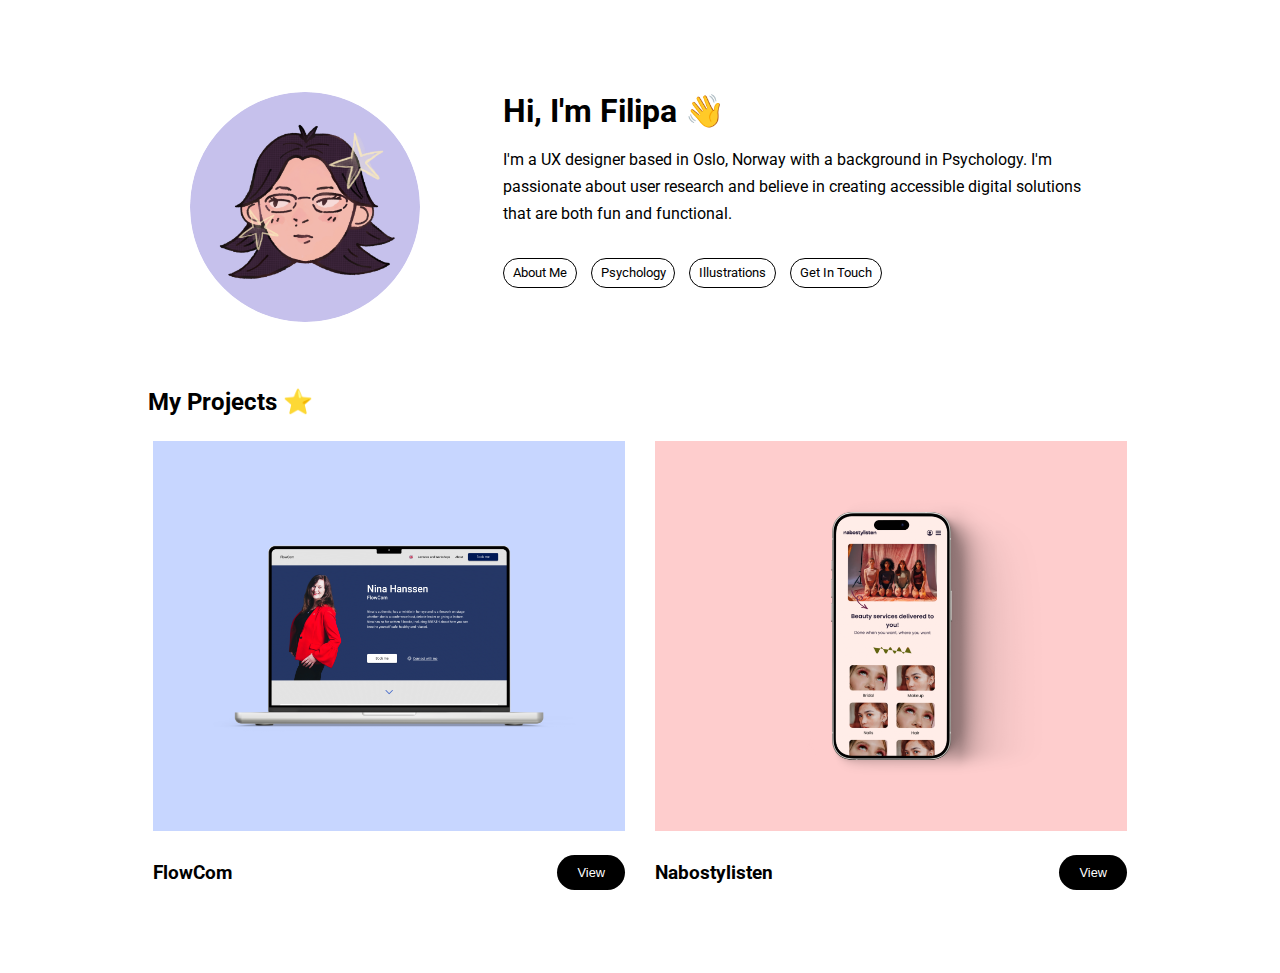
<file: index.html>
<!DOCTYPE html>
<html lang="en">
<head>
    <meta charset="UTF-8">
    <meta name="viewport" content="width=device-width, initial-scale=1.0">
    <title>Filipa's Portfolio</title>
    <link rel="stylesheet" href="styles.css">
    <link href="https://fonts.googleapis.com/css2?family=Roboto:wght@400;700&display=swap" rel="stylesheet">
</head>
<body>
    <div class="container" style="margin-top: 8vh;">
        <div class="top-section">
            <div class="left-part">
                <img src="img/profile.png" alt="Filipa's Avatar">
            </div>
            <div class="right-part">
                <h1>Hi, I'm Filipa <span>👋</span></h1>
                <p>I'm a UX designer based in Oslo, Norway with a background in Psychology. I'm passionate about user research and believe in creating accessible digital solutions that are both fun and functional.</p>
                <div class="links">
                    <a href="about-me.html">About Me</a>
                    <a href="psychology.html">Psychology</a>
                    <a href="illustrations.html">Illustrations</a>
                    <a href="get-in-touch.html">Get In Touch</a>
                </div>
            </div>
        </div>
        <div class="bottom-section">
            <h2>My Projects ⭐</h2>
            <div class="projects-grid">
                <a href="flowcom.html" class="project-card">
                    <img src="img/FlowCom.png" alt="FlowCom">
                    <div class="project-info">
                        <h3>FlowCom</h3>
                        <button>View</button>
                    </div>
                </a>
                <a href="nabostylisten.html" class="project-card">
                    <img src="img/Nabostylisten.png" alt="Nabostylisten">
                    <div class="project-info">
                        <h3>Nabostylisten</h3>
                        <button>View</button>
                    </div>
                </a>
            </div>
        </div>
    </div>
</body>
</html>
</file>
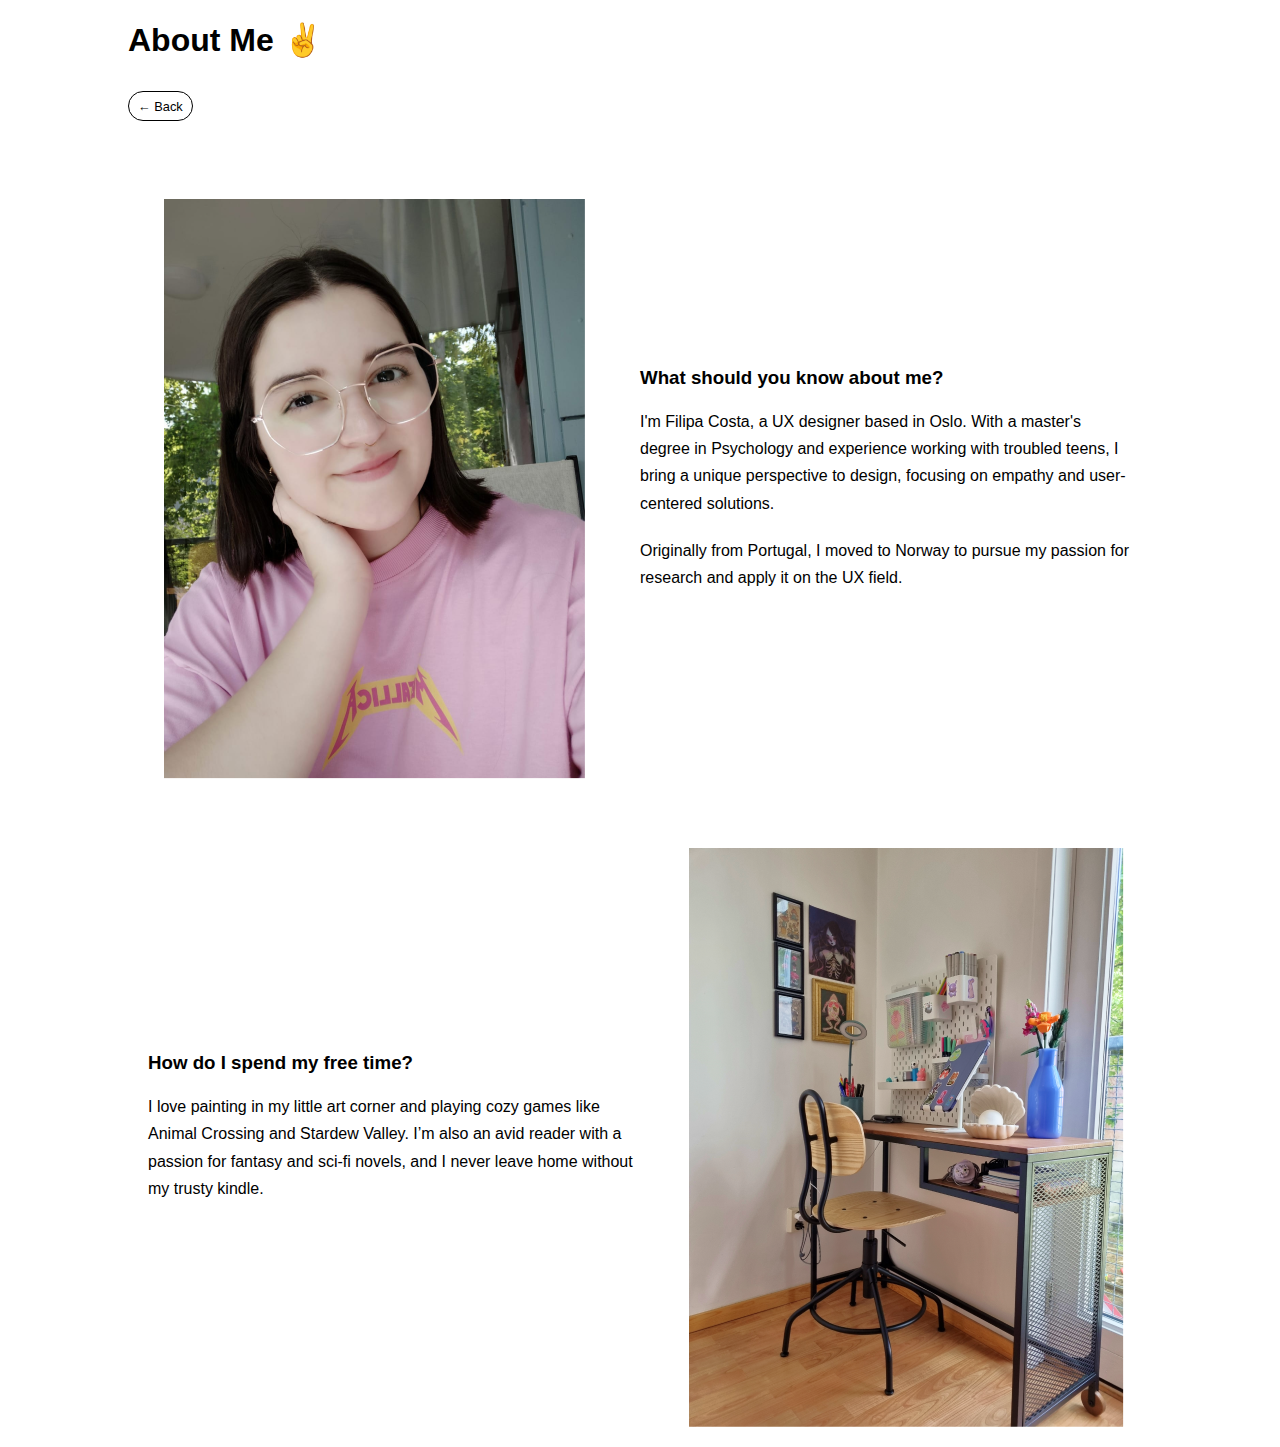
<file: about-me.html>
<!DOCTYPE html>
<html lang="en">
<head>
    <meta charset="UTF-8">
    <meta name="viewport" content="width=device-width, initial-scale=1.0">
    <title>About Me</title>
    <link rel="stylesheet" href="styles.css">
</head>
<body>
    <div class="page-wrapper">
        <div class="container" style="margin-bottom: 0;">
            <div class="top-section">
                <h1>About Me ✌️</h1>
            </div>
            <div class="links">
                <a href="index.html">← Back</a>
            </div>
            <div class="content">
                <div class="about-me-content">
                    <div class="image-container">
                        <img src="img/filipa.png" alt="Filipa">
                    </div>
                    <div class="text-container">
                        <h3>What should you know about me?</h3>
                        <p>I'm Filipa Costa, a UX designer based in Oslo. With a master's degree in Psychology and experience working with troubled teens, I bring a unique perspective to design, focusing on empathy and user-centered solutions.</p>
                        <p>Originally from Portugal, I moved to Norway to pursue my passion for research and apply it on the UX field.</p>
                    </div>
                </div>
                <div class="about-me-content">
                    <div class="text-container">
                        <h3>How do I spend my free time?</h3>
                        <p>I love painting in my little art corner and playing cozy games like Animal Crossing and Stardew Valley. I’m also an avid reader with a passion for fantasy and sci-fi novels, and I never leave home without my trusty kindle.</p>
                    </div>
                    <div class="image-container">
                        <img src="img/studio.png" alt="Studio" style="margin: 0">
                    </div>
                </div>
            </div>
        </div>
    </div>
</body>
</html>
</file>
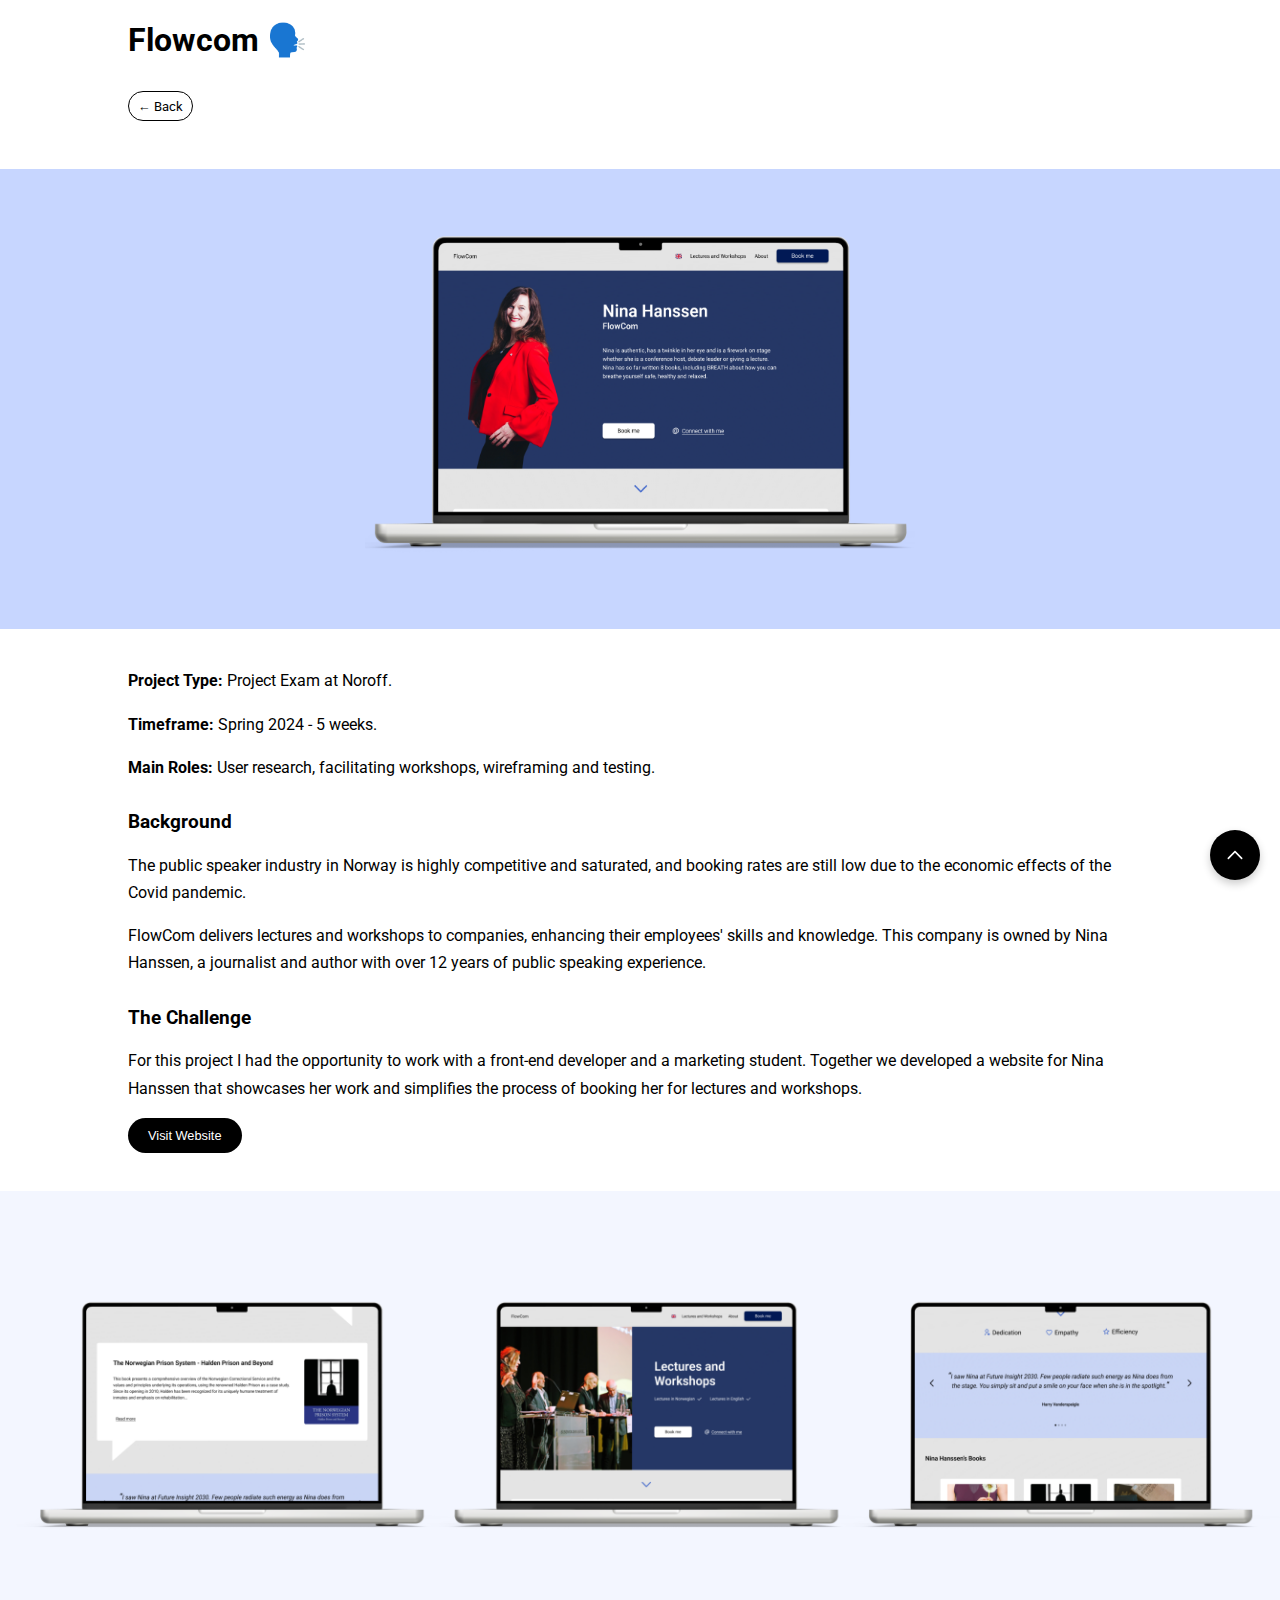
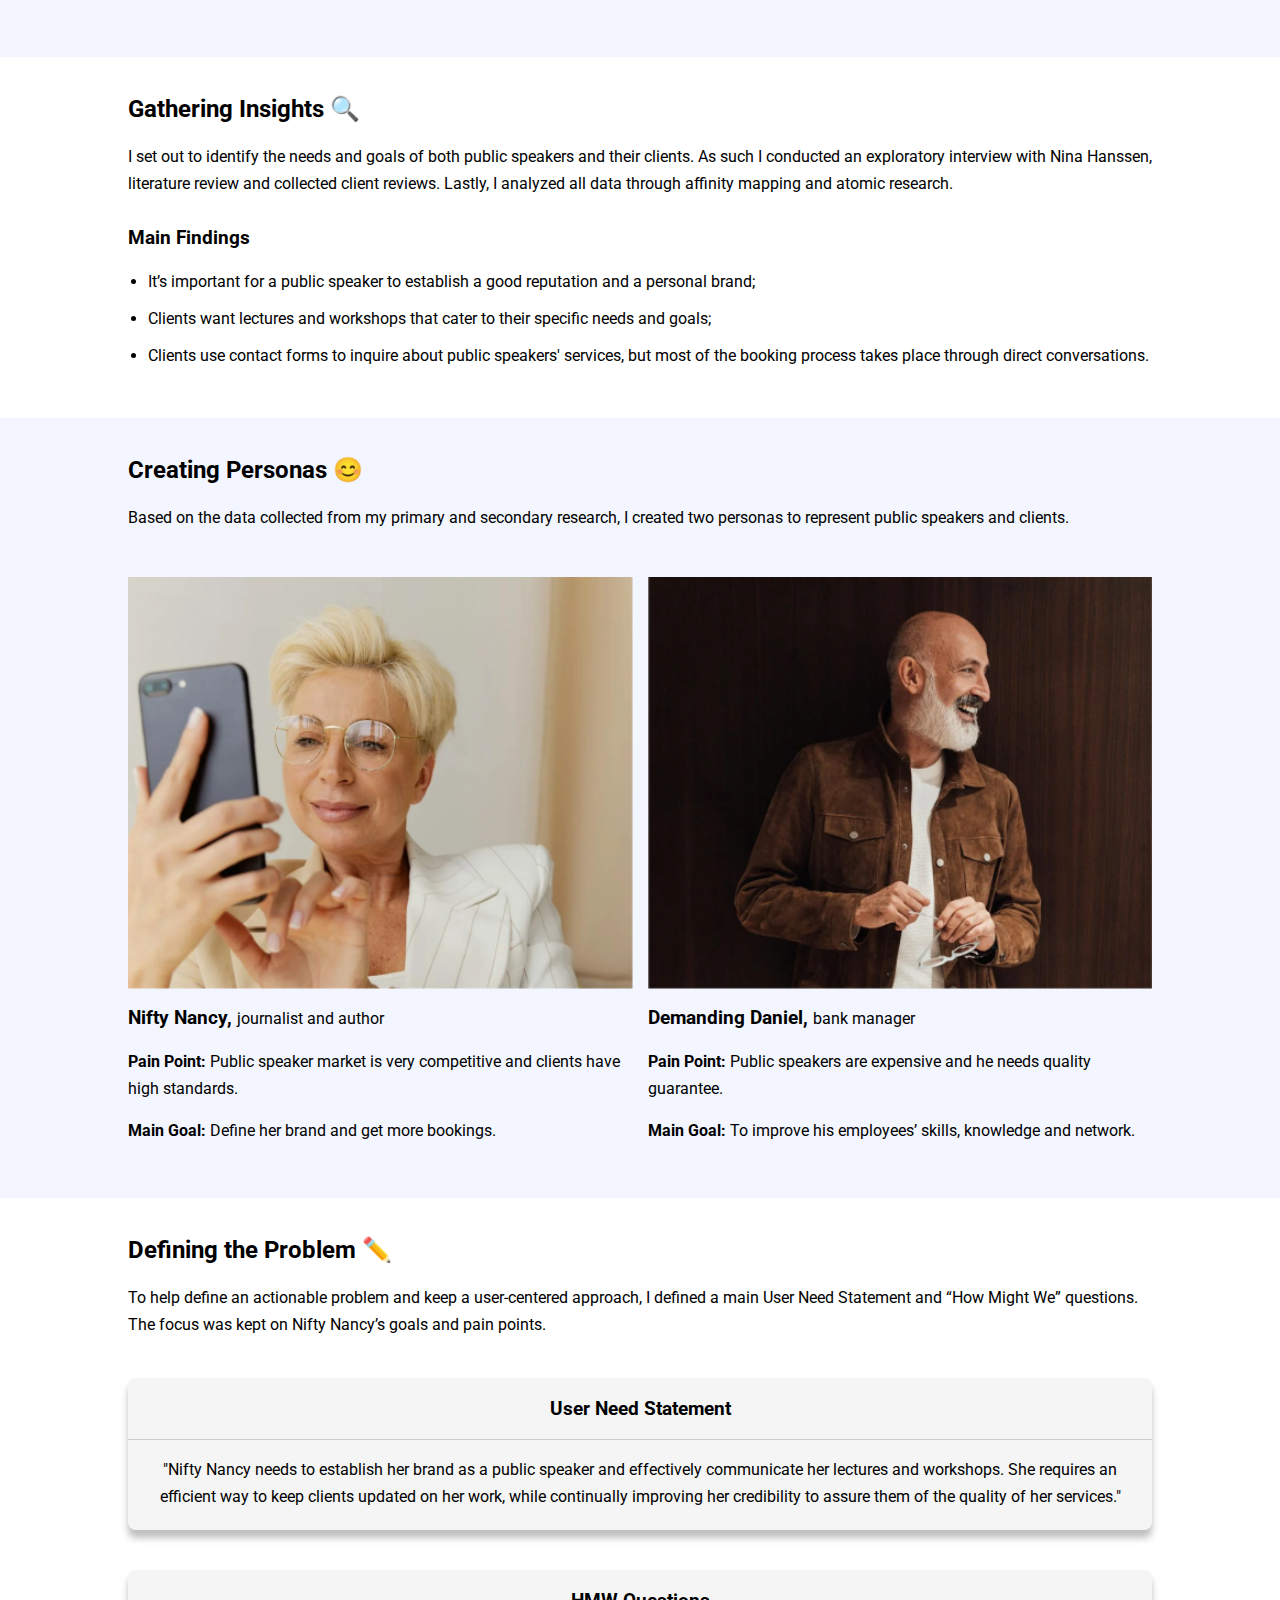
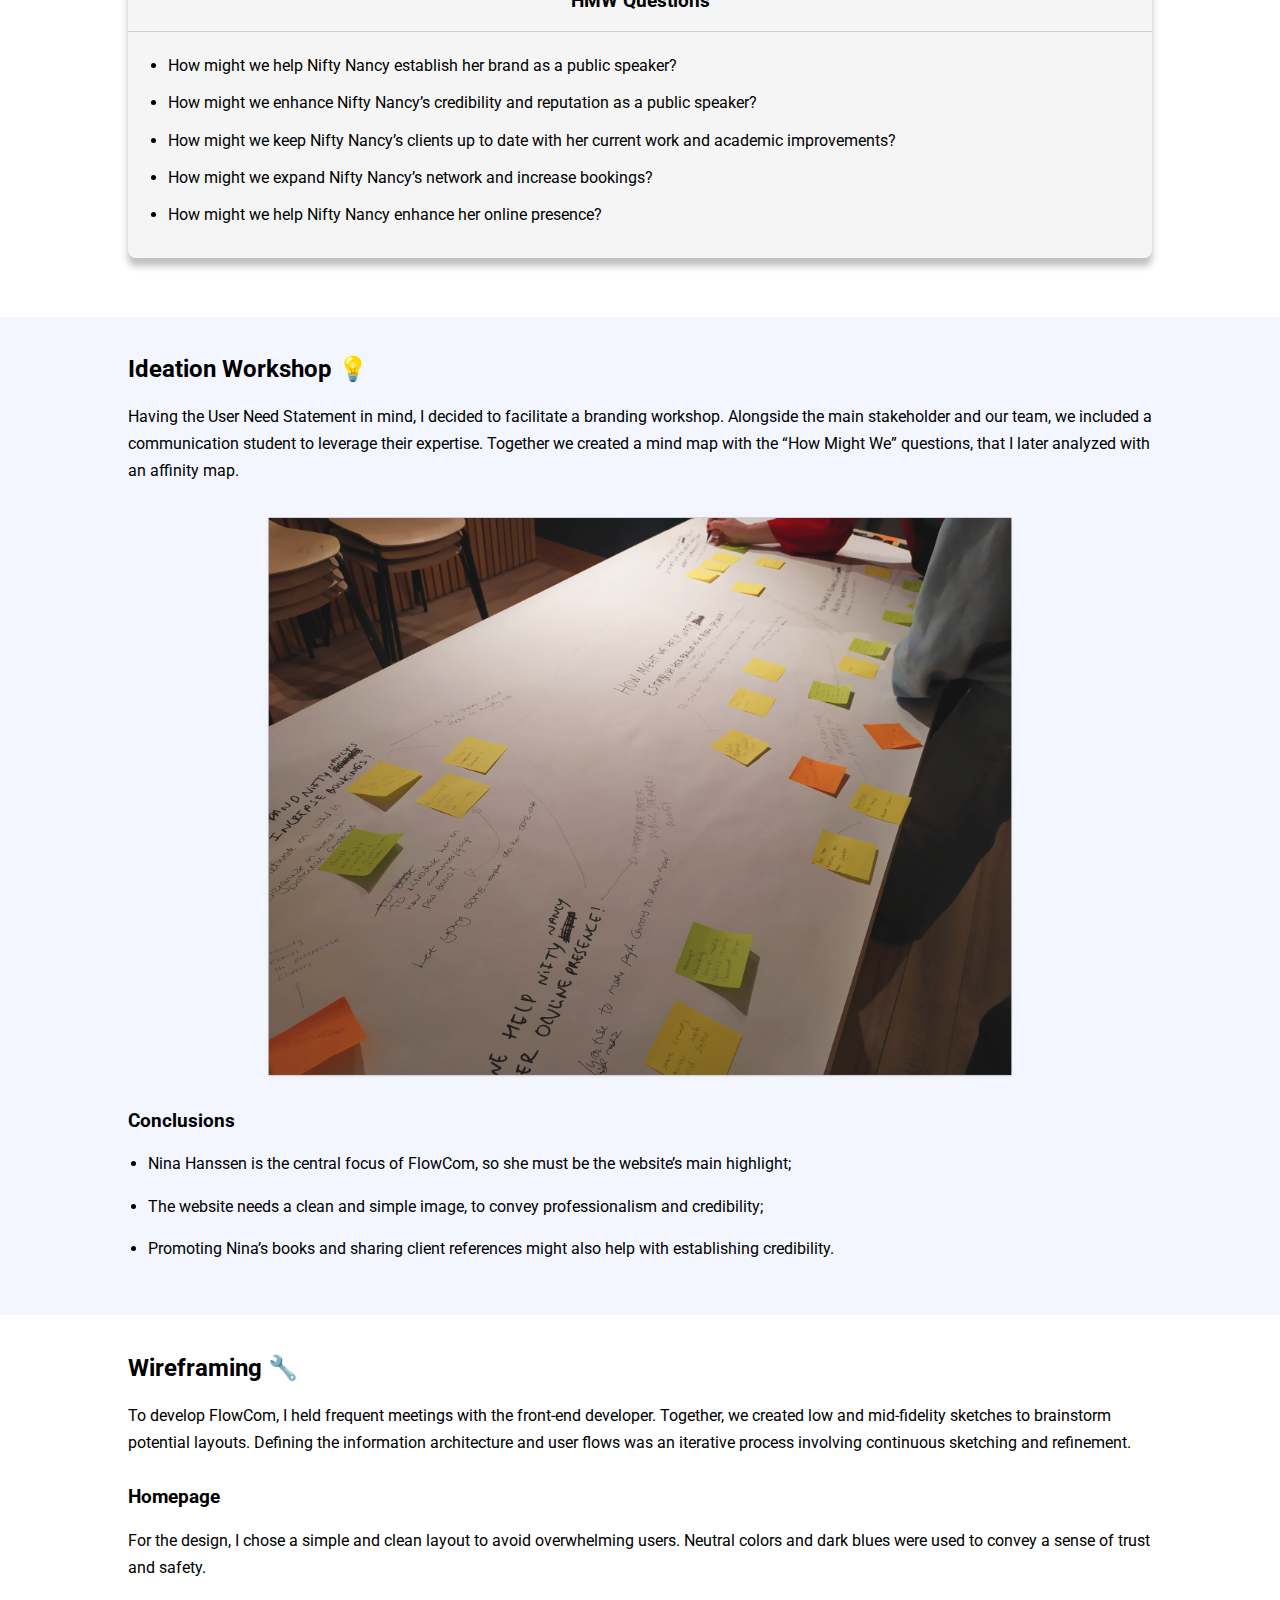
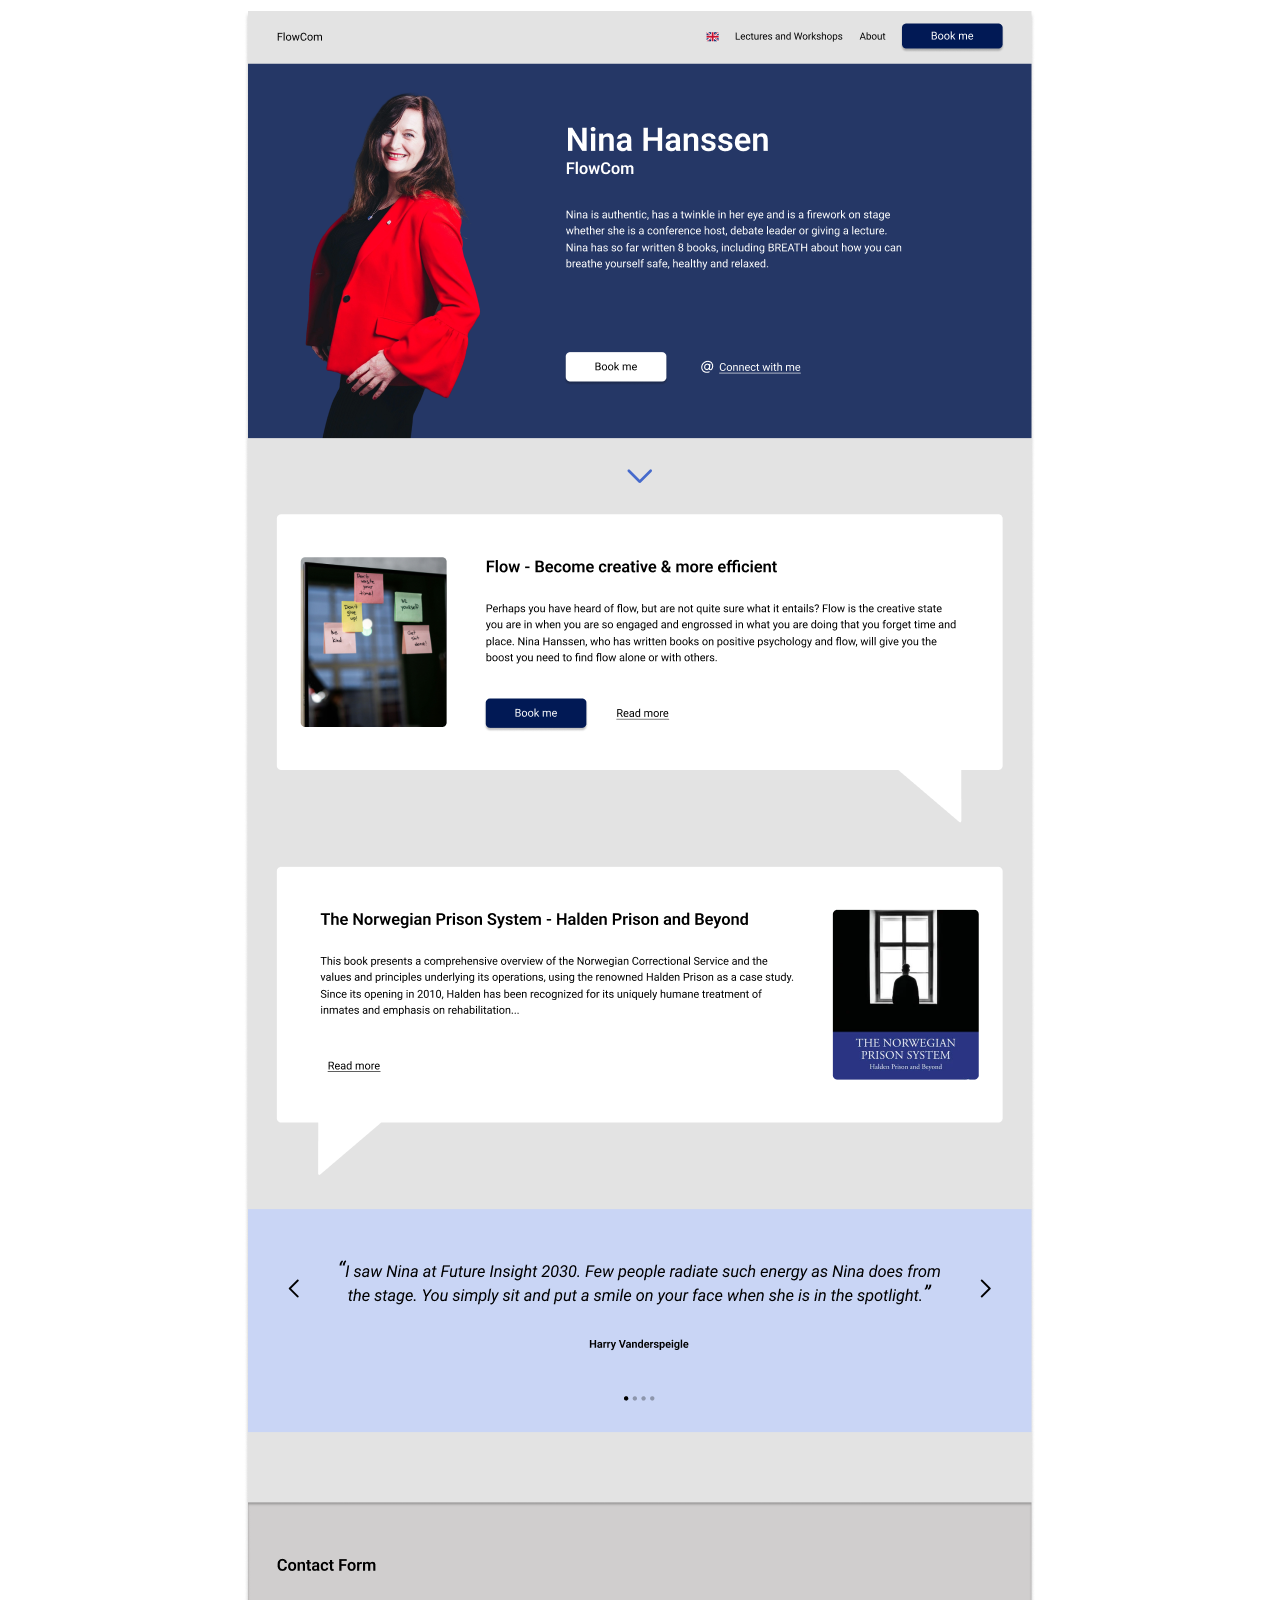
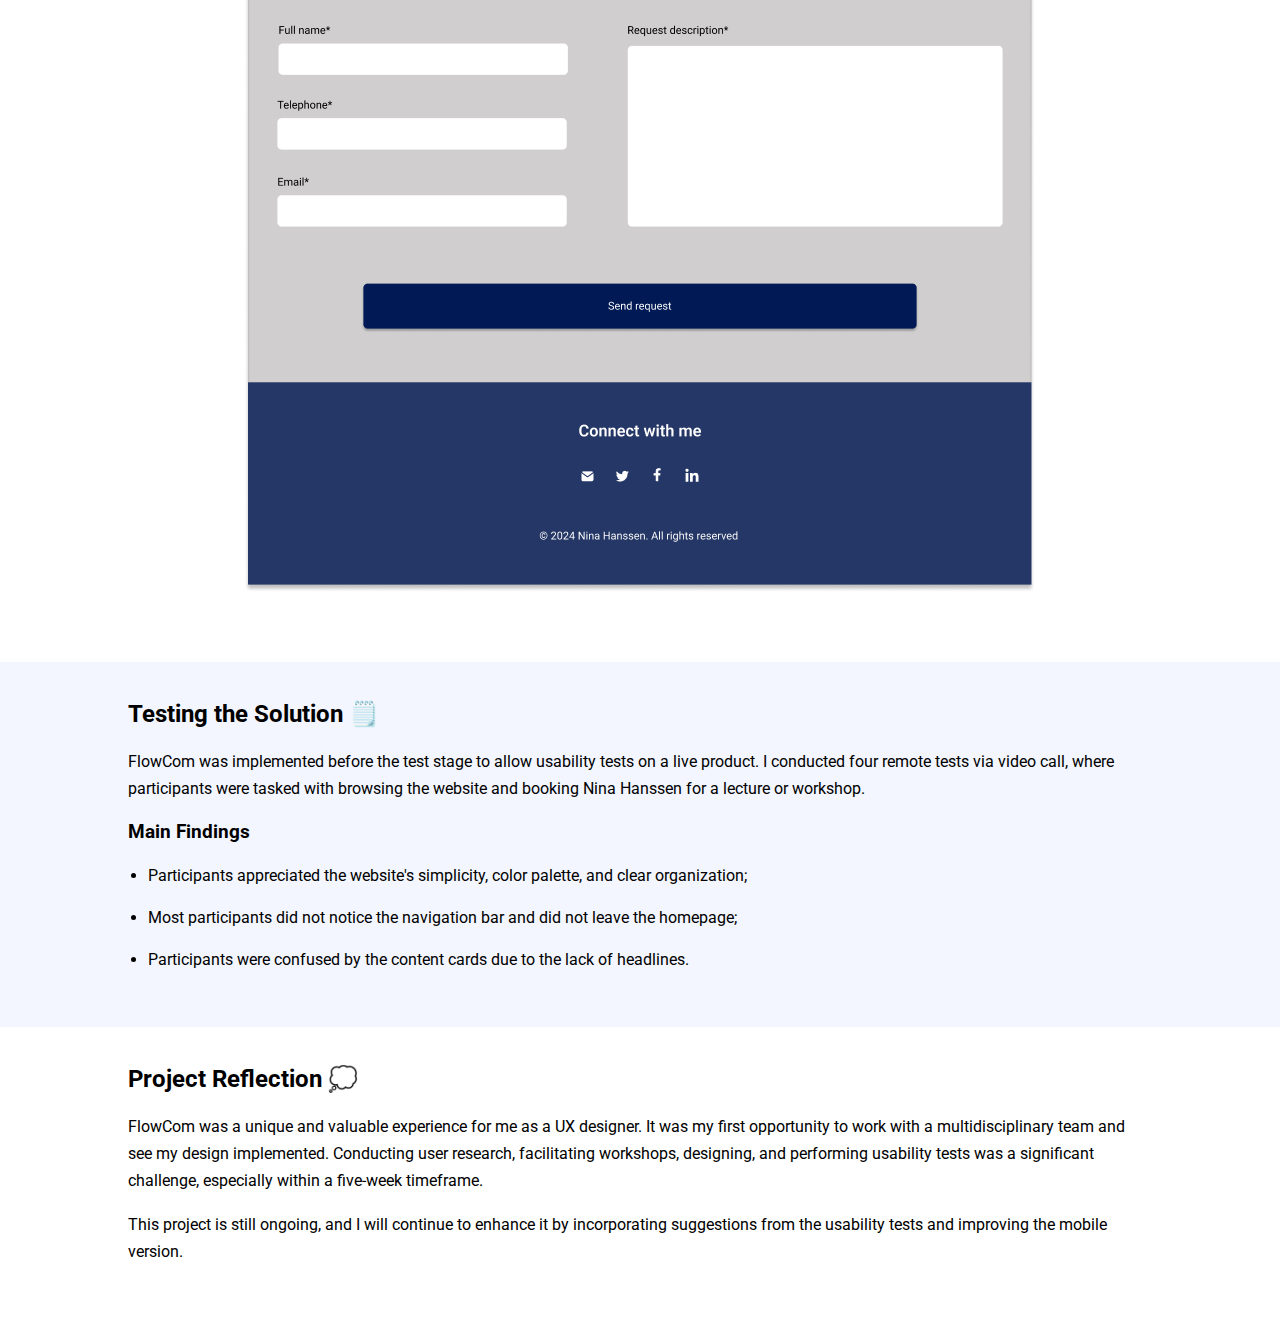
<file: flowcom.html>
<!DOCTYPE html>
<html lang="en">
<head>
    <meta charset="UTF-8">
    <meta name="viewport" content="width=device-width, initial-scale=1.0">
    <title>Flowcom</title>
    <link rel="stylesheet" href="styles.css">
    <link href="https://fonts.googleapis.com/css2?family=Roboto:wght@400;700&display=swap" rel="stylesheet">
</head>
<body>
    <div class="page-wrapper">
        <div class="container" style="margin-top: 0;">
            <div class="top-section">
                <h1>Flowcom 🗣️</h1>
            </div>
            <div class="links">
                <a href="index.html">← Back</a>
            </div>
        </div>
        <div class="banner" style="background-color: #C7D6FF;">
            <img class="topbanner" src="img/mockup.png" alt="Mockup">
        </div>
        <div class="container">
            <div class="content">
                <div class="section">
                    <p><strong>Project Type:</strong> Project Exam at Noroff.</p>
                    <p><strong>Timeframe:</strong> Spring 2024 - 5 weeks.</p>
                    <p><strong>Main Roles:</strong> User research, facilitating workshops, wireframing and testing.</p>
                </div>
                <div class="section">
                    <h3>Background</h3>
                    <p>The public speaker industry in Norway is highly competitive and saturated, and booking rates are still low due to the economic effects of the Covid pandemic.</p>
                    <p>FlowCom delivers lectures and workshops to companies, enhancing their employees' skills and knowledge. This company is owned by Nina Hanssen, a journalist and author with over 12 years of public speaking experience.</p>
                </div>
                <div class="section">
                    <h3>The Challenge</h3>
                    <p>For this project I had the opportunity to work with a front-end developer and a marketing student. Together we developed a website for Nina Hanssen that showcases her work and simplifies the process of booking her for lectures and workshops.</p>
                    <button onclick="window.location.href='https://flowcom.fly.dev/';">Visit Website</button>
                </div>
            </div>
        </div>
        <div class="banner" style="background-color: #F3F6FF;">
            <img src="img/flowcomsamples.png" alt="Flowcom Samples">
        </div>
        <div class="container">
            <div class="content">
                <div class="section">
                    <h2>Gathering Insights 🔍</h2>
                    <p>I set out to identify the needs and goals of both public speakers and their clients. As such I conducted an exploratory interview with Nina Hanssen, literature review and collected client reviews. Lastly, I analyzed all data through affinity mapping and atomic research.</p>
                </div>
                <div class="section">
                    <h3>Main Findings</h3>
                    <ul>
                        <li>It’s important for a public speaker to establish a good reputation and a personal brand;</li>
                        <li>Clients want lectures and workshops that cater to their specific needs and goals;</li>
                        <li>Clients use contact forms to inquire about public speakers' services, but most of the booking process takes place through direct conversations.</li>
                    </ul>
                </div>
            </div>
        </div>
        <div class="banner" style="background-color: #F3F6FF;">
            <div class="container">
                <div class="banner-content">
                    <h2>Creating Personas 😊</h2>
                    <p>Based on the data collected from my primary and secondary research, I created two personas to represent public speakers and clients.</p>
                    <div class="personas">
                        <div class="persona">
                            <img src="img/nancy.png" alt="Nifty Nancy">
                            <p><strong>Nifty Nancy,</strong> journalist and author</p>
                            <p><strong>Pain Point:</strong> Public speaker market is very competitive and clients have high standards.</p>
                            <p><strong>Main Goal:</strong> Define her brand and get more bookings.</p>
                        </div>
                        <div class="persona">
                            <img src="img/daniel.png" alt="Demanding Daniel">
                            <p><strong>Demanding Daniel,</strong> bank manager</p>
                            <p><strong>Pain Point:</strong> Public speakers are expensive and he needs quality guarantee.</p>
                            <p><strong>Main Goal:</strong> To improve his employees’ skills, knowledge and network.</p>
                        </div>
                    </div>
                </div>
            </div>
        </div>
        <div class="container">
            <div class="content">
                <div class="section">
                    <h2>Defining the Problem ✏️</h2>
                    <p>To help define an actionable problem and keep a user-centered approach, I defined a main User Need Statement and “How Might We” questions. The focus was kept on Nifty Nancy’s goals and pain points.</p>
                </div>
                <div class="user-need-box">
                    <h3>User Need Statement</h3>
                    <hr>
                    <p>"Nifty Nancy needs to establish her brand as a public speaker and effectively communicate her lectures and workshops. She requires an efficient way to keep clients updated on her work, while continually improving her credibility to assure them of the quality of her services."</p>
                </div>
                <div class="user-need-box">
                    <h3>HMW Questions</h3>
                    <hr>
                    <ul>
                        <li>How might we help Nifty Nancy establish her brand as a public speaker?</li>
                        <li>How might we enhance Nifty Nancy’s credibility and reputation as a public speaker?</li>
                        <li>How might we keep Nifty Nancy’s clients up to date with her current work and academic improvements?</li>
                        <li>How might we expand Nifty Nancy’s network and increase bookings?</li>
                        <li>How might we help Nifty Nancy enhance her online presence?</li>
                    </ul>
                </div>
            </div>
        </div>
        <div class="banner" style="background-color: #F3F6FF;">
            <div class="container">
                <div class="banner-content">
                    <h2>Ideation Workshop 💡</h2>
                    <p>Having the User Need Statement in mind, I decided to facilitate a branding workshop. Alongside the main stakeholder and our team, we included a communication student to leverage their expertise. Together we created a mind map with the “How Might We” questions, that I later analyzed with an affinity map.</p>
                    <img src="img/workshop.png" alt="Workshop">
                    <h3>Conclusions</h3>
                    <ul>
                        <li>Nina Hanssen is the central focus of FlowCom, so she must be the website’s main highlight;</li>
                        <li>The website needs a clean and simple image, to convey professionalism and credibility;</li>
                        <li>Promoting Nina’s books and sharing client references might also help with establishing credibility.</li>
                    </ul>
                </div>
            </div>
        </div>
        <div class="container">
            <div class="content">
                <div class="section">
                    <h2>Wireframing 🔧</h2>
                    <p>To develop FlowCom, I held frequent meetings with the front-end developer. Together, we created low and mid-fidelity sketches to brainstorm potential layouts. Defining the information architecture and user flows was an iterative process involving continuous sketching and refinement.</p>
                </div>
                <div class="section">
                    <h3>Homepage</h3>
                    <p>For the design, I chose a simple and clean layout to avoid overwhelming users. Neutral colors and dark blues were used to convey a sense of trust and safety.</p>
                    <img src="img/homepage.png" alt="Homepage Design">
                </div>
            </div>
        </div>

        <div class="banner" style="background-color: #F3F6FF;">
            <div class="container">
                <div class="banner-content">
                    <h2>Testing the Solution 🗒️</h2>
                    <p>FlowCom was implemented before the test stage to allow usability tests on a live product. I conducted four remote tests via video call, where participants were tasked with browsing the website and booking Nina Hanssen for a lecture or workshop.</p>
                    <h3>Main Findings</h3>
                    <ul>
                        <li>Participants appreciated the website's simplicity, color palette, and clear organization;</li>
                        <li>Most participants did not notice the navigation bar and did not leave the homepage;</li>
                        <li>Participants were confused by the content cards due to the lack of headlines.</li>
                    </ul>
                </div>
            </div>
        </div>

        <div class="container">
            <div class="content">
                <div class="section">
                    <h2>Project Reflection 💭</h2>
                    <p>FlowCom was a unique and valuable experience for me as a UX designer. It was my first opportunity to work with a multidisciplinary team and see my design implemented. Conducting user research, facilitating workshops, designing, and performing usability tests was a significant challenge, especially within a five-week timeframe.</p>
                    <p>This project is still ongoing, and I will continue to enhance it by incorporating suggestions from the usability tests and improving the mobile version.</p>
                </div>
            </div>
        </div>
        
        
        
        
        
        
               
    </div>
    <div class="back-to-top" onclick="scrollToTop()">
        <img src="img/chevron-up.svg" alt="Back to Top">
    </div>
    
    <script>
        function scrollToTop() {
            window.scrollTo({ top: 0, behavior: 'smooth' });
        }
    </script>
</body>
</html>
</file>
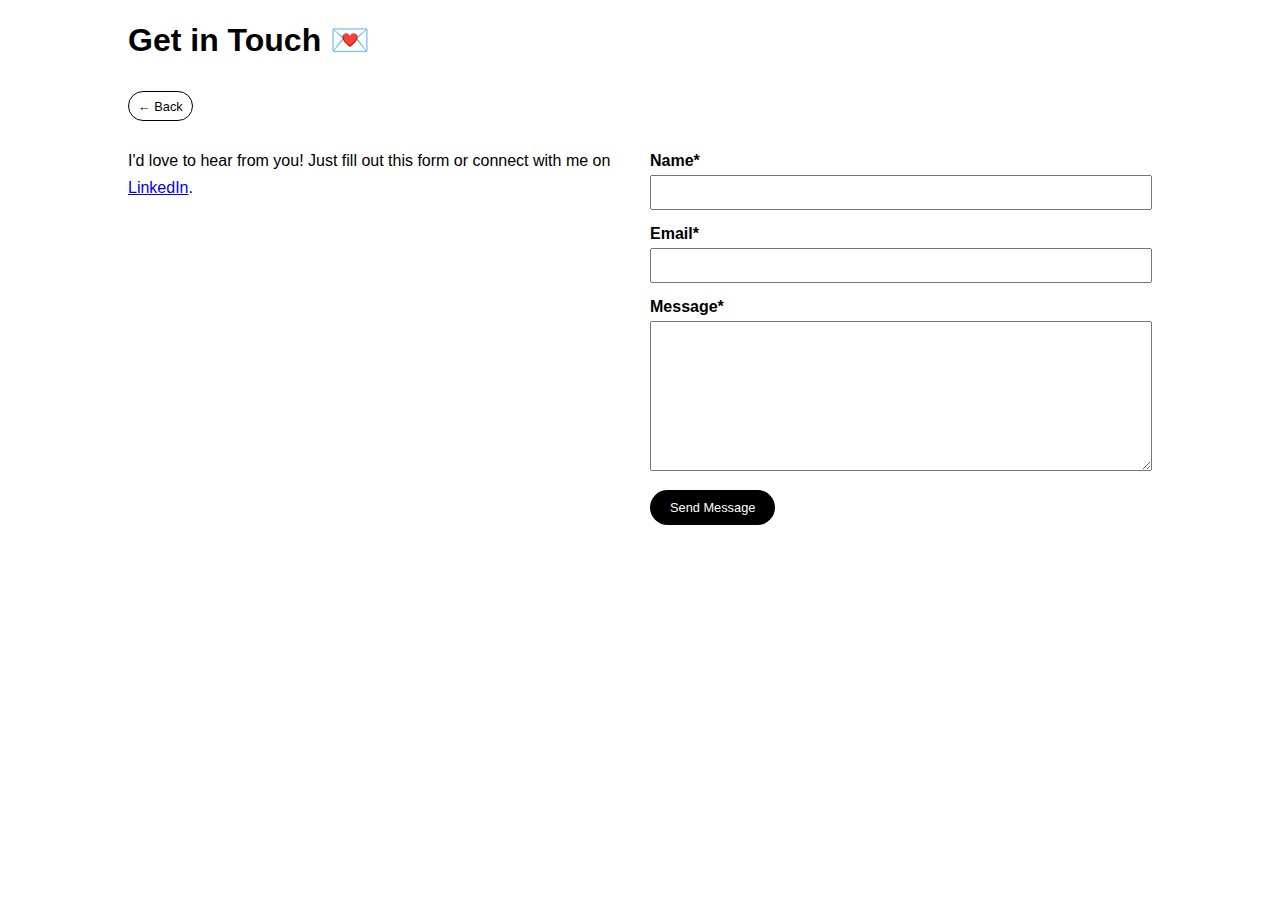
<file: get-in-touch.html>
<!DOCTYPE html>
<html lang="en">
<head>
    <meta charset="UTF-8">
    <meta name="viewport" content="width=device-width, initial-scale=1.0">
    <title>Get in Touch</title>
    <link rel="stylesheet" href="styles.css">
</head>
<body>
    <div class="page-wrapper">
        <div class="container">
            <div class="top-section">
                <h1>Get in Touch 💌</h1>
            </div>
            <div class="links">
                <a href="index.html">← Back</a>
            </div>
            <div class="content" style="margin-top: 0;">
                <div class="get-in-touch-content">
                    <div class="text-container" style="padding: 0;">
                        <p>I'd love to hear from you! Just fill out this form or connect with me on <a href="https://www.linkedin.com/in/ana-filipa-costa-880b2528a/">LinkedIn</a>.</p>
                    </div>
                    <div class="form-container">
                        <form id="contactForm">
                            <div class="form-group">
                                <label for="name">Name*</label>
                                <input type="text" id="name" name="name" required>
                            </div>
                            <div class="form-group">
                                <label for="email">Email*</label>
                                <input type="email" id="email" name="email" required>
                            </div>
                            <div class="form-group">
                                <label for="message">Message*</label>
                                <textarea id="message" name="message" required></textarea>
                            </div>
                            <div class="form-group">
                                <button type="submit">Send Message</button>
                            </div>
                        </form>
                    </div>
                </div>
            </div>
        </div>
    </div>

    <script>
        document.getElementById('contactForm').addEventListener('submit', function(event) {
            event.preventDefault(); // Prevent form from submitting normally

            // Get form data
            const name = document.getElementById('name').value;
            const email = document.getElementById('email').value;
            const message = document.getElementById('message').value;

            // Construct mailto URL
            const mailtoLink = `mailto:Ana@Costaux.com?subject=Contact%20Form%20Submission&body=${encodeURIComponent('Name: ' + name + '\\nEmail: ' + email + '\\n\\nMessage:\\n' + message)}`;

            // Open email client
            window.location.href = mailtoLink;
        });
    </script>
</body>
</html>
</file>
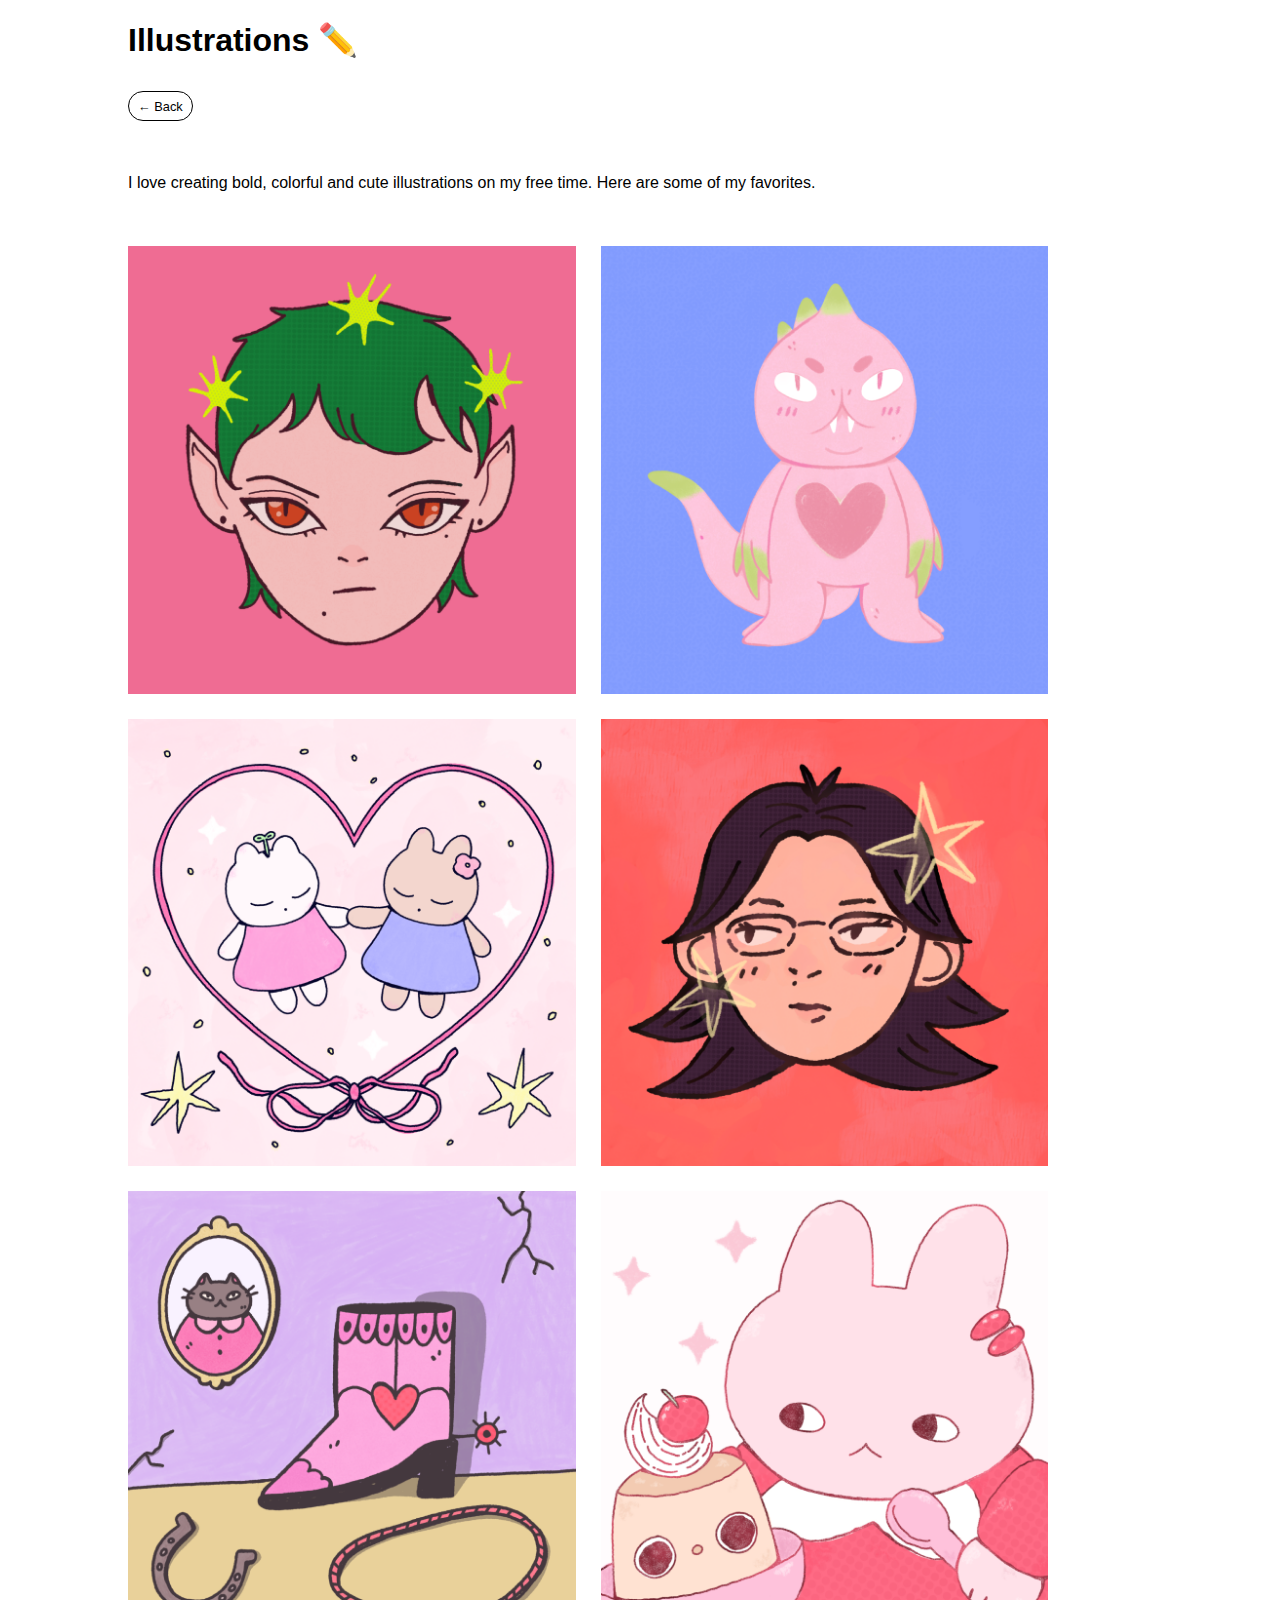
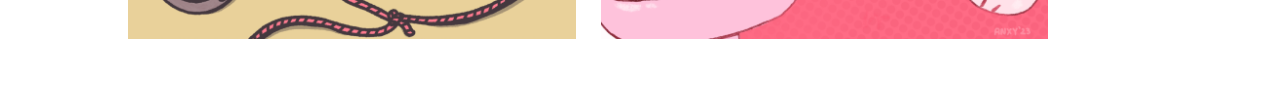
<file: illustrations.html>
<!DOCTYPE html>
<html lang="en">
<head>
    <meta charset="UTF-8">
    <meta name="viewport" content="width=device-width, initial-scale=1.0">
    <title>Illustrations</title>
    <link rel="stylesheet" href="styles.css">
</head>
<body>
    <div class="page-wrapper">
        <div class="container">
            <div class="top-section">
                <h1>Illustrations ✏️</h1>
            </div>
            <div class="links">
                <a href="index.html">← Back</a>
            </div>
            <div class="content">
                <p>
                    I love creating bold, colorful and cute illustrations on my free time. Here are some of my favorites.
                </p>
            </div>
            <div class="illustrations-grid">
                <div class="illustration-card">
                    <img src="img/drawings/1.png" alt="Illustration 1">
                </div>
                <div class="illustration-card">
                    <img src="img/drawings/2.png" alt="Illustration 2">
                </div>
                <div class="illustration-card">
                    <img src="img/drawings/3.png" alt="Illustration 3">
                </div>
                <div class="illustration-card">
                    <img src="img/drawings/4.png" alt="Illustration 4">
                </div>
                <div class="illustration-card">
                    <img src="img/drawings/5.png" alt="Illustration 5">
                </div>
                <div class="illustration-card">
                    <img src="img/drawings/6.png" alt="Illustration 6">
                </div>
            </div>
        </div>
    </div>
</body>
</html>
</file>
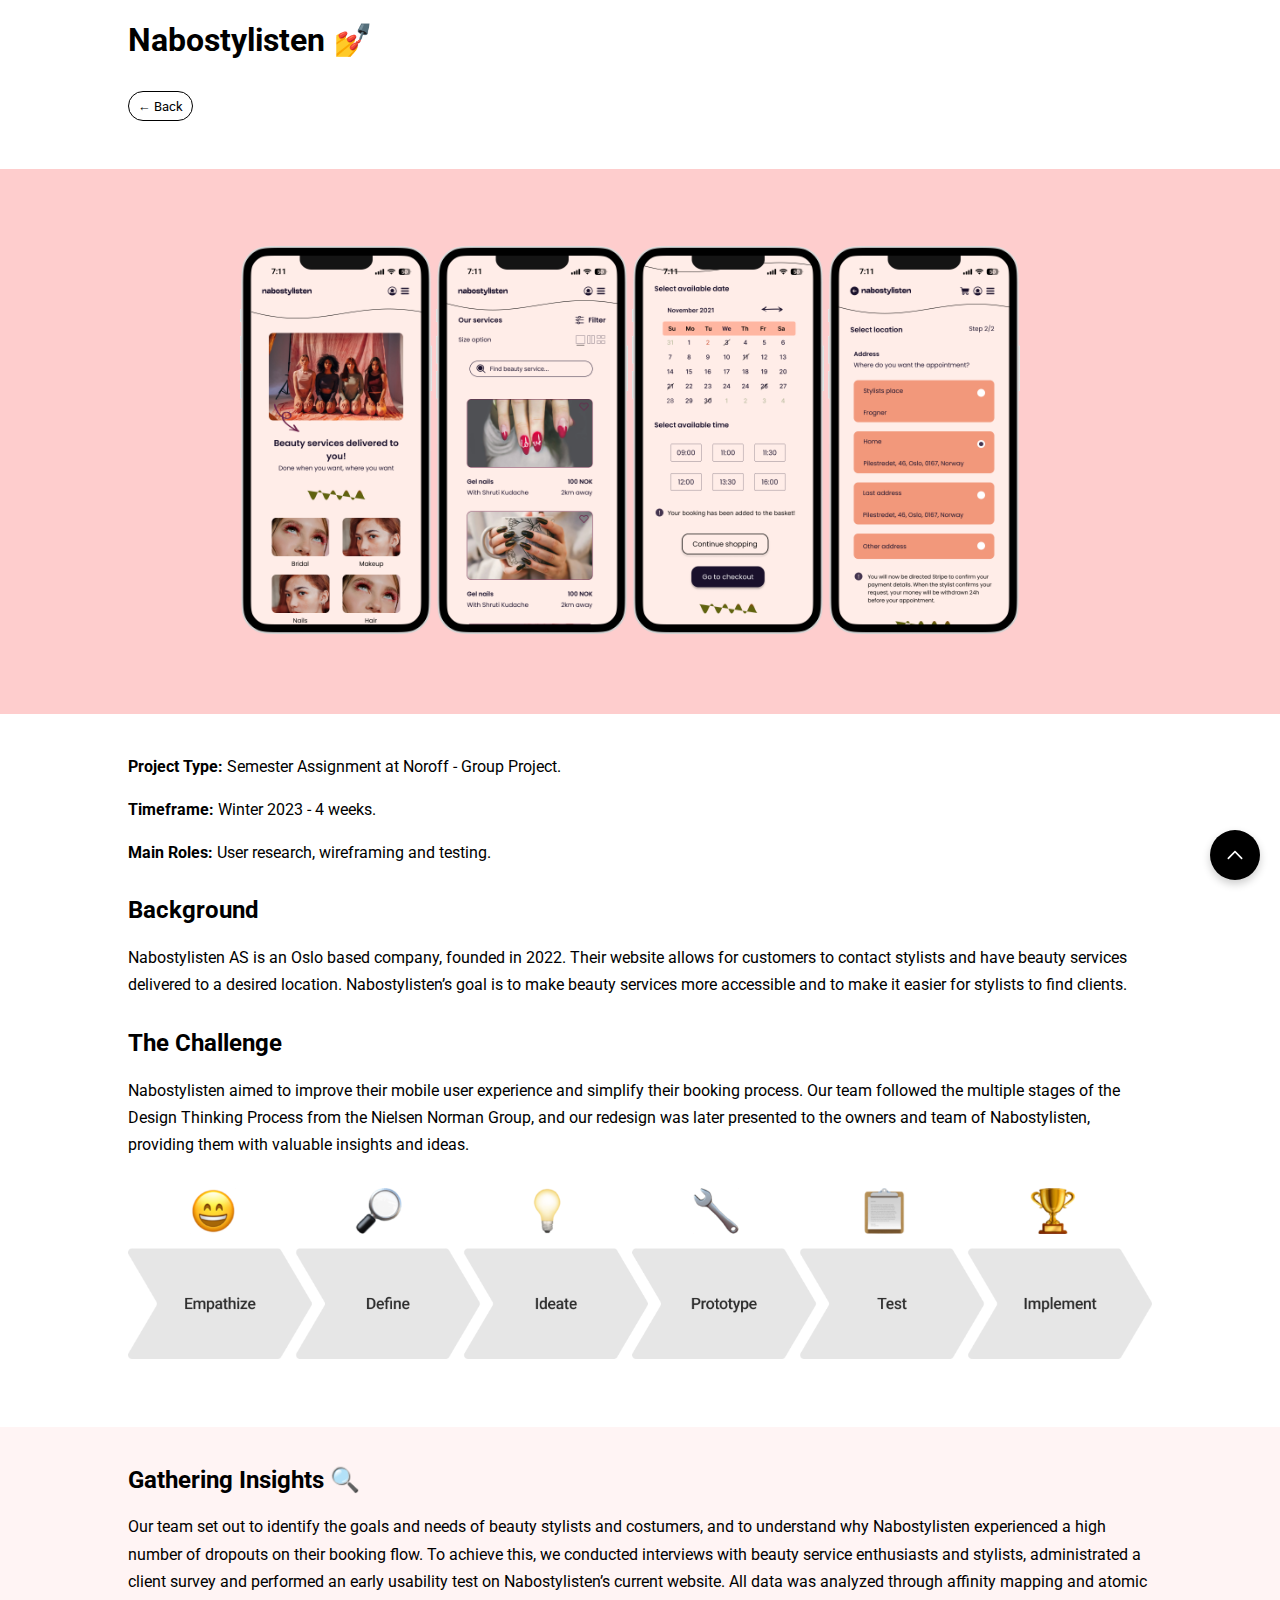
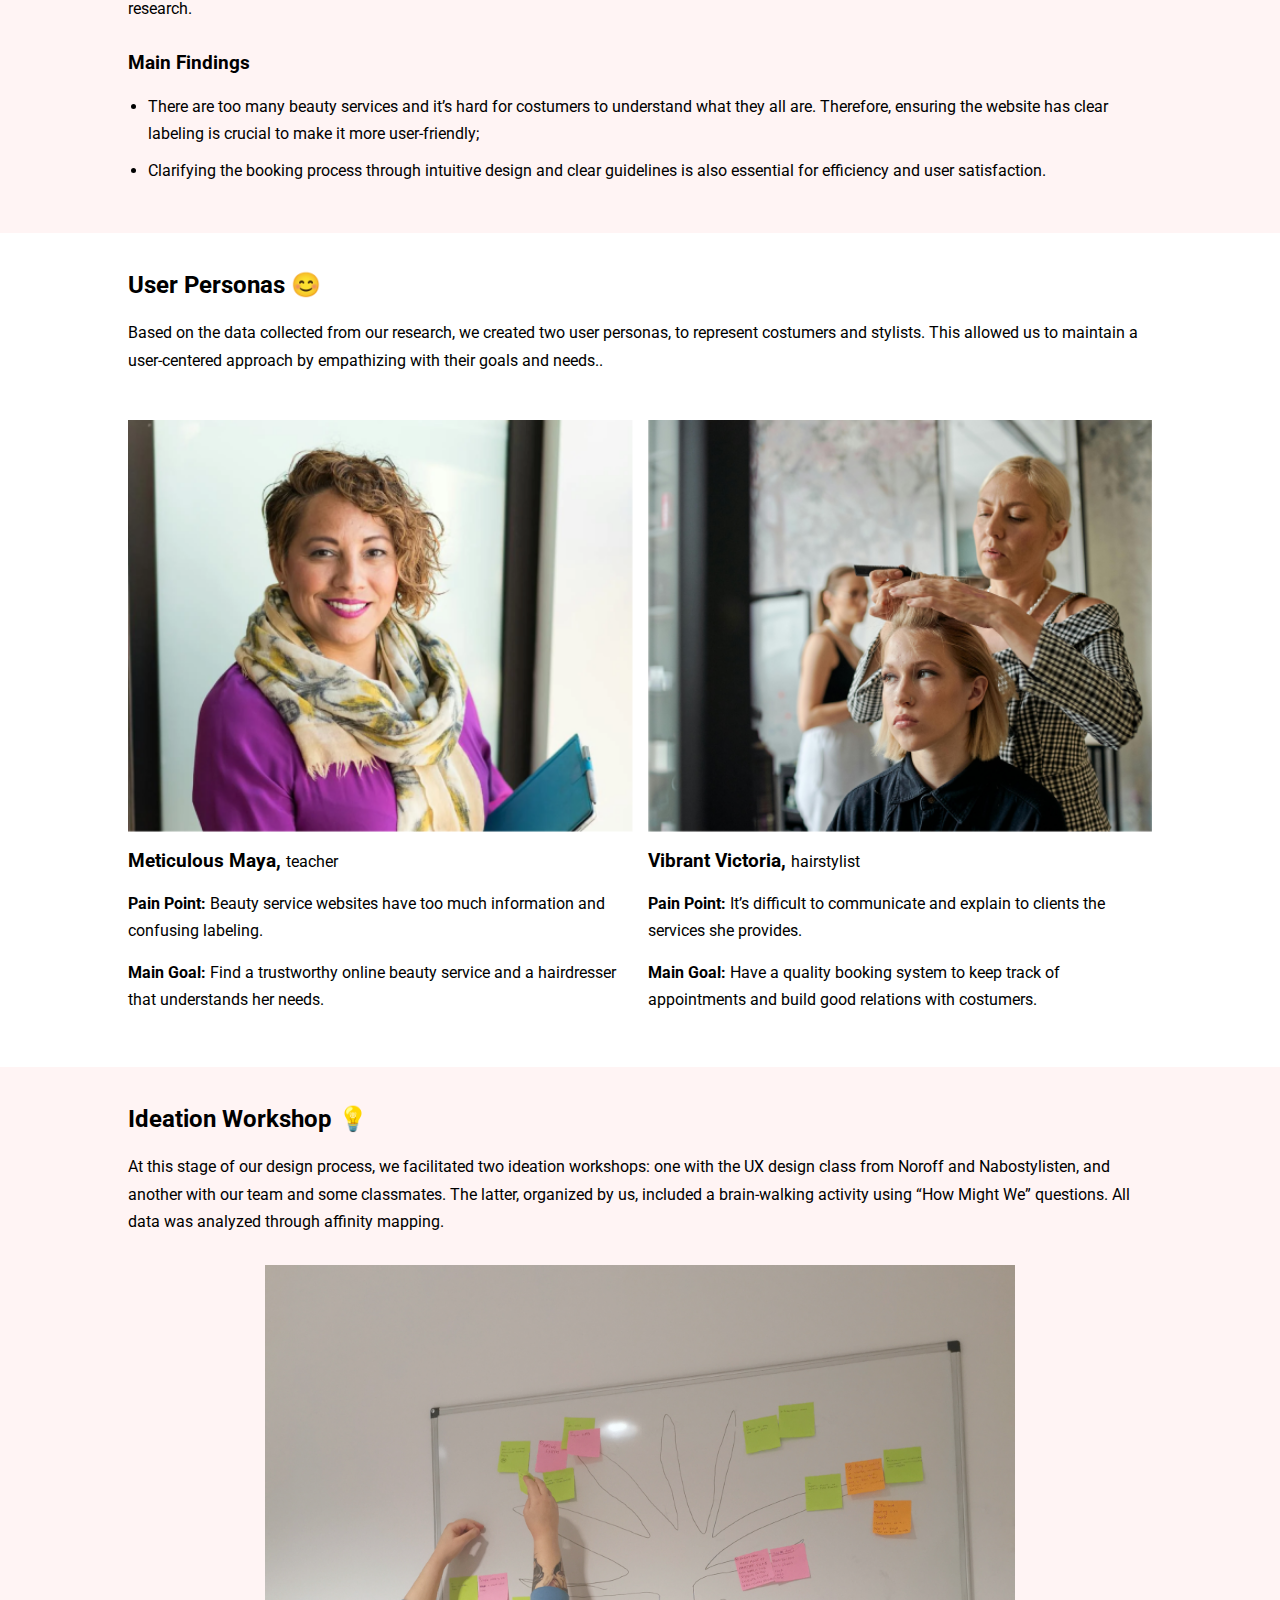
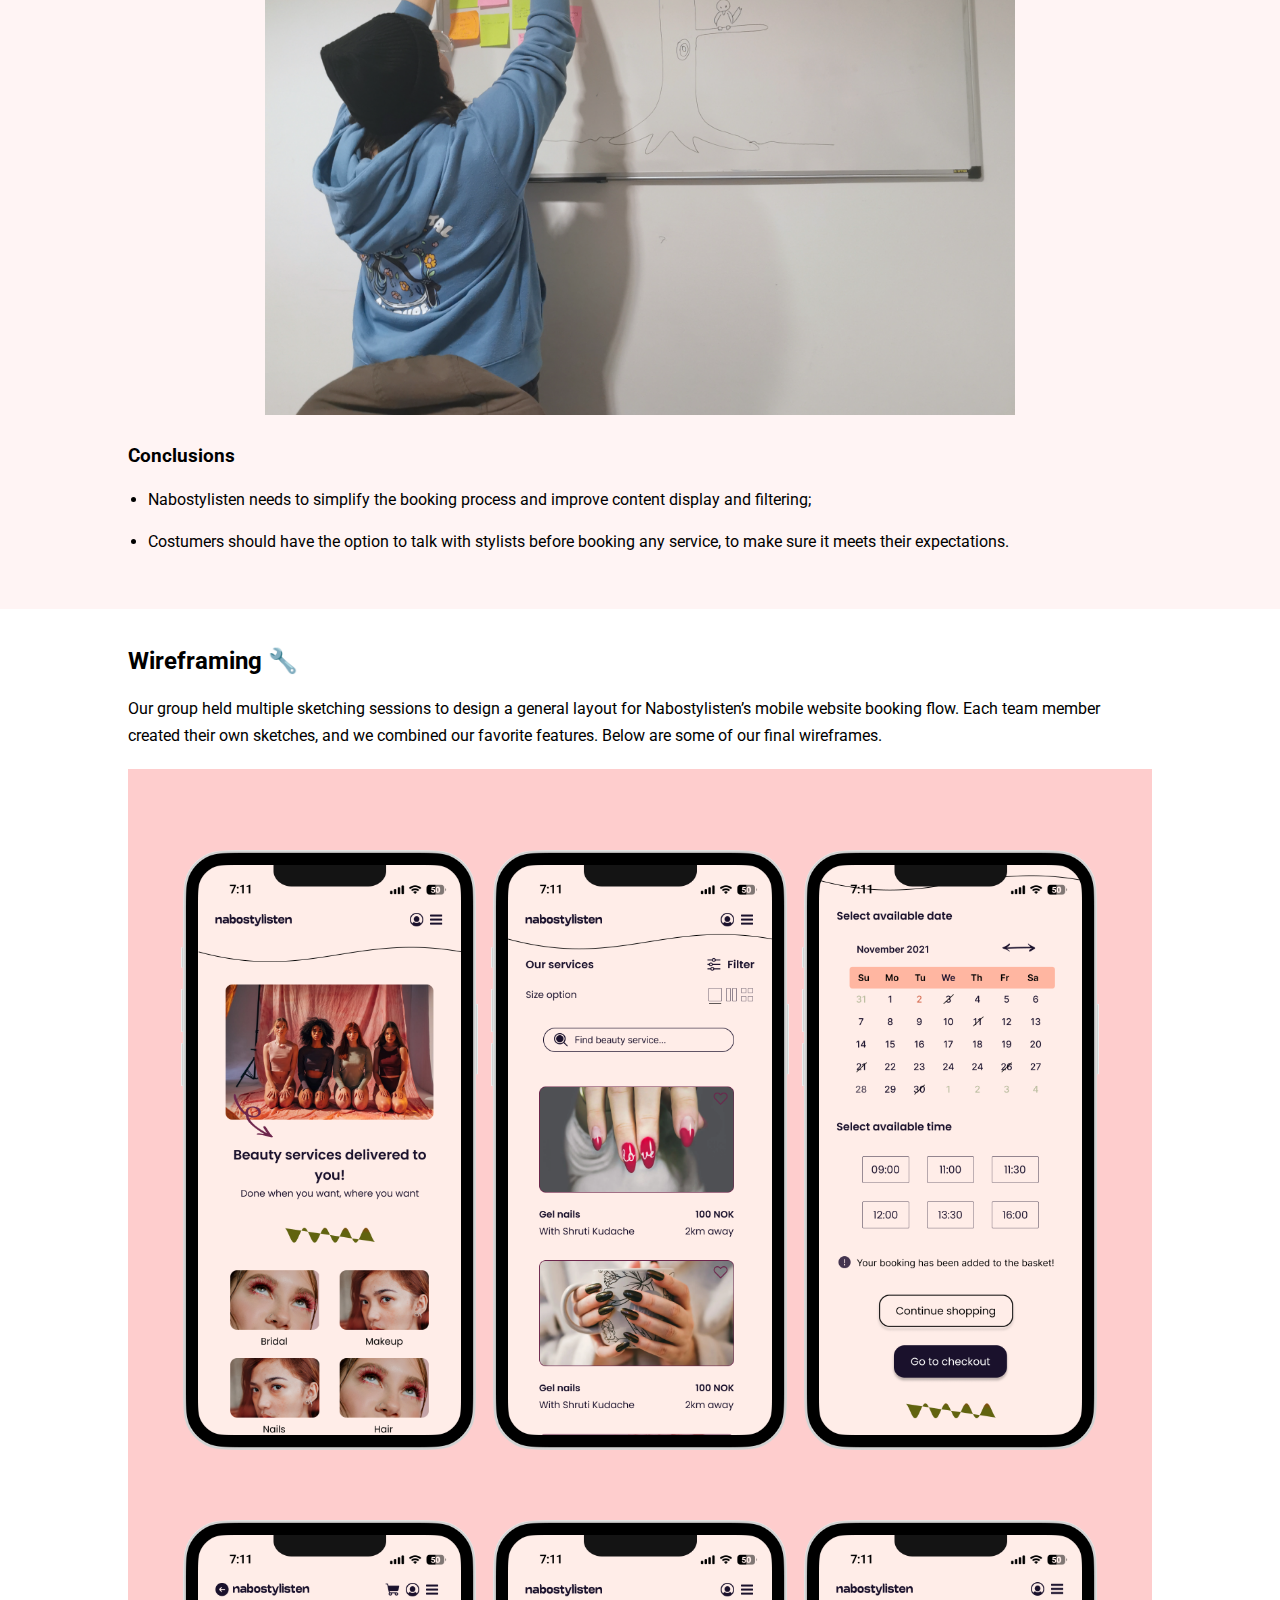
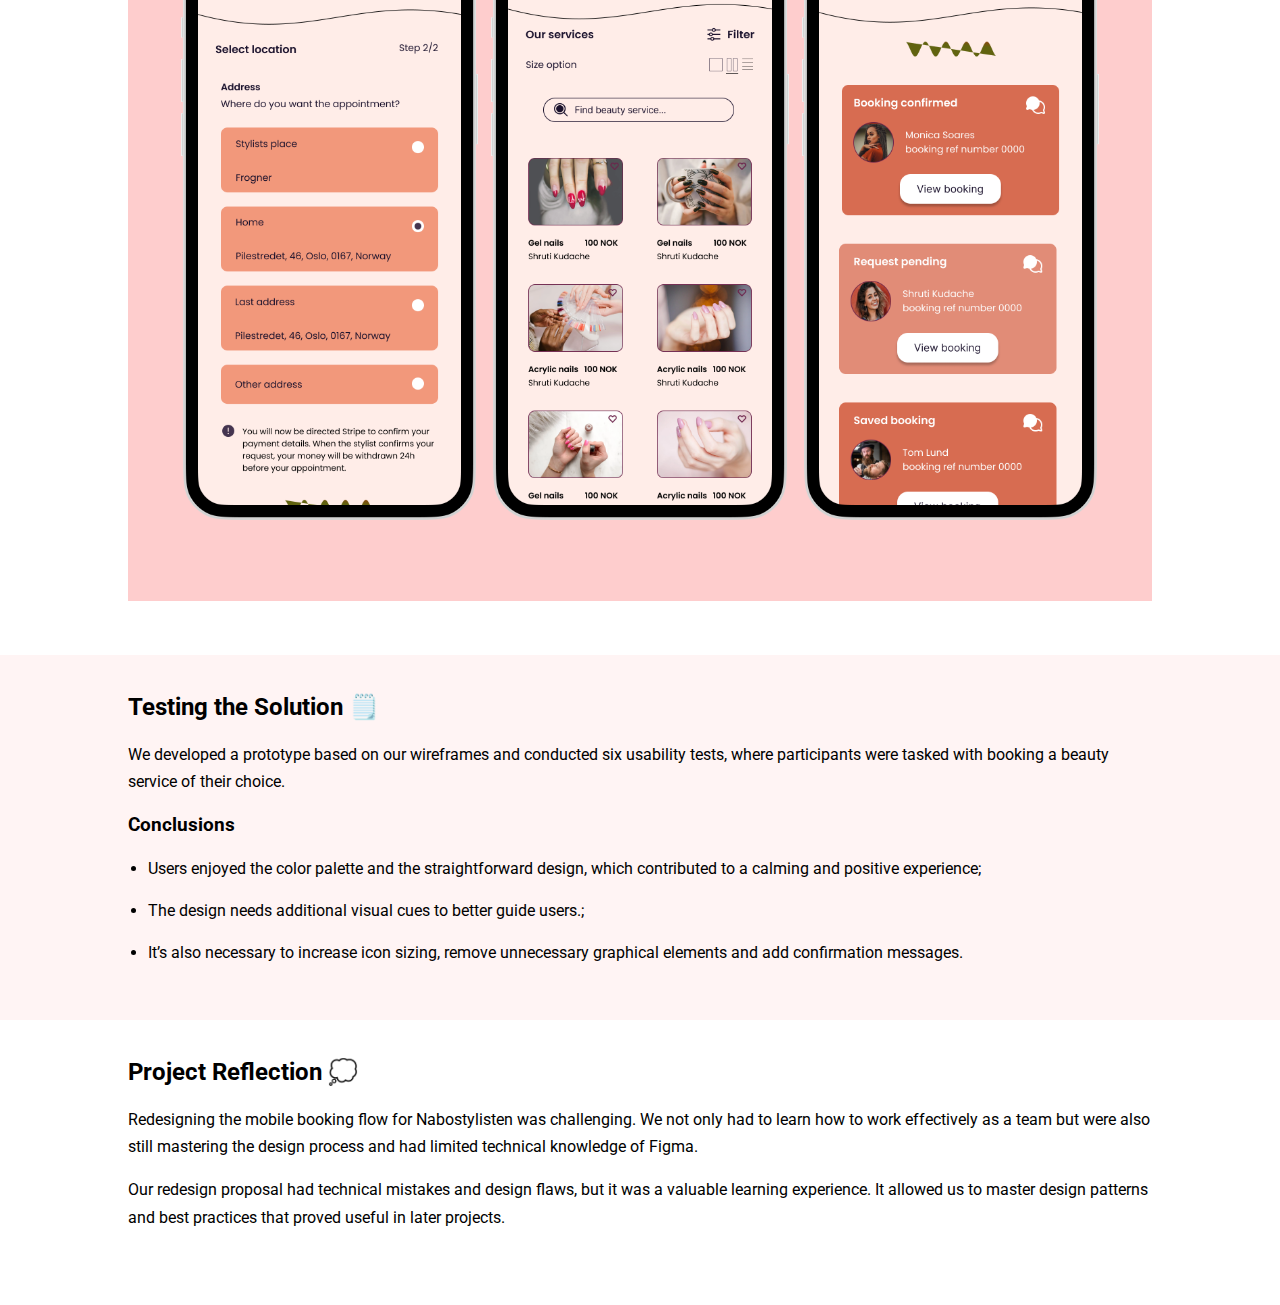
<file: nabostylisten.html>
<!DOCTYPE html>
<html lang="en">
<head>
    <meta charset="UTF-8">
    <meta name="viewport" content="width=device-width, initial-scale=1.0">
    <title>Nabostylisten</title>
    <link rel="stylesheet" href="styles.css">
    <link href="https://fonts.googleapis.com/css2?family=Roboto:wght@400;700&display=swap" rel="stylesheet">
</head>
<body>
    <div class="page-wrapper">
        <div class="container">
            <div class="top-section">
                <h1>Nabostylisten 💅</h1>
            </div>
            <div class="links">
                <a href="index.html">← Back</a>
            </div>
        </div>
        <div class="banner" style="background-color: #FECDCD;">
            <div class="banner-images">
                <img src="img/nabostylisten/mockup1.png" alt="Mockup 1">
                <img src="img/nabostylisten/mockup2.png" alt="Mockup 2">
                <img src="img/nabostylisten/mockup3.png" alt="Mockup 3">
                <img src="img/nabostylisten/mockup4.png" alt="Mockup 4">
            </div>
        </div>
        <div class="container">
            <div class="content">
                <div class="section">
                    <p><strong>Project Type:</strong> Semester Assignment at Noroff - Group Project.</p>
                    <p><strong>Timeframe:</strong> Winter 2023 - 4 weeks.</p>
                    <p><strong>Main Roles:</strong> User research, wireframing and testing.</p>
                </div>
                <div class="section">
                    <h2>Background</h2>
                    <p>Nabostylisten AS is an Oslo based company, founded in 2022. Their website allows for customers to contact stylists and have beauty services delivered to a desired location. Nabostylisten’s goal is to make beauty services more accessible and to make it easier for stylists to find clients.</p>
                </div>
                <div class="section">
                    <h2>The Challenge</h2>
                    <p>Nabostylisten aimed to improve their mobile user experience and simplify their booking process. Our team followed the multiple stages of the Design Thinking Process from the Nielsen Norman Group, and our redesign was later presented to the owners and team of Nabostylisten, providing them with valuable insights and ideas.</p>
                </div>
            <div class="section">
                <img src="img/nabostylisten/designthinking.png" alt="Design Thinking Process">
            </div>
            </div>
        </div>
        <div class="banner" style="background-color: #FFF4F4;">
            <div class="container">
                <div class="content">
                    <div class="section">
                        <h2>Gathering Insights 🔍</h2>
                        <p>Our team set out to identify the goals and needs of beauty stylists and costumers, and to understand why Nabostylisten experienced a high number of dropouts on their booking flow. To achieve this, we conducted interviews with beauty service enthusiasts and stylists, administrated a client survey and performed an early usability test on Nabostylisten’s current website. All data was analyzed through affinity mapping and atomic research. </p>
                    </div>
                    <div class="section">
                        <h3>Main Findings</h3>
                        <ul>
                            <li> There are too many beauty services and it’s hard for costumers to understand what they all are. Therefore, ensuring the website has clear labeling is crucial to make it more user-friendly;</li>
                            <li> Clarifying the booking process through intuitive design and clear guidelines is also essential for efficiency and user satisfaction.</li>
                        </ul>
                    </div>
                    
                </div>
            </div>
        </div>
        <div class="banner" style="background-color: transparent;">
            <div class="container">
                <div class="banner-content">
                    <h2>User Personas 😊</h2>
                    <p>Based on the data collected from our research, we created two user personas, to represent costumers and stylists. This allowed us to maintain a user-centered approach by empathizing with their goals and needs..</p>
                    <div class="personas">
                        <div class="persona">
                            <img src="img/nabostylisten/maya.png" alt="Persona 1">
                            <p><strong>Meticulous Maya,</strong> teacher</p>
                            <p><strong>Pain Point:</strong> Beauty service websites have too much information and confusing labeling.</p>
                            <p><strong>Main Goal:</strong> Find a trustworthy online beauty service and a hairdresser that understands her needs.</p>
                        </div>
                        <div class="persona">
                            <img src="img/nabostylisten/victoria.png" alt="Persona 2">
                            <p><strong>Vibrant Victoria,</strong> hairstylist</p>
                            <p><strong>Pain Point:</strong> It’s difficult to communicate and explain to clients the services she provides.</p>
                            <p><strong>Main Goal:</strong> Have a quality booking system to keep track of appointments and build good relations with costumers.</p>
                        </div>
                    </div>
                </div>
            </div>
        </div>
        
        <div class="banner" style="background-color: #FFF4F4;">
            <div class="container">
                <div class="banner-content">
                    <h2>Ideation Workshop 💡</h2>
                    <p>At this stage of our design process, we facilitated two ideation workshops: one with the UX design class from Noroff and Nabostylisten, and another with our team and some classmates. The latter, organized by us, included a brain-walking activity using “How Might We” questions. All data was analyzed through affinity mapping.</p>
                    <img src="img/nabostylisten/affinitytree.png" alt="Workshop">
                    <h3>Conclusions</h3>
                    <ul>
                        <li>Nabostylisten needs to simplify the booking process and improve content display and filtering;</li>
                        <li>Costumers should have the option to talk with stylists before booking any service, to make sure it meets their expectations.</li>
                    </ul>
                </div>
            </div>
        </div>
        <div class="container">
            <div class="content">
                <div class="section">
                    <h2>Wireframing 🔧</h2>
                    <p>Our group held multiple sketching sessions to design a general layout for Nabostylisten’s mobile website booking flow. Each team member created their own sketches, and we combined our favorite features. Below are some of our final wireframes.</p>
                </div>

                <div class="image-grid-section" style="background-color: #FECDCD; padding: 4vw; margin-top: 20px; margin-bottom:15px;">
                    <div class="image-grid">
                        <img src="img/nabostylisten/mockup1.png" alt="Mockup 1">
                        <img src="img/nabostylisten/mockup2.png" alt="Mockup 2">
                        <img src="img/nabostylisten/mockup3.png" alt="Mockup 3">
                        <img src="img/nabostylisten/mockup4.png" alt="Mockup 4">
                        <img src="img/nabostylisten/mockup5.png" alt="Mockup 5">
                        <img src="img/nabostylisten/mockup6.png" alt="Mockup 6">
                    </div>
                </div>
            </div>
        </div>

        <div class="banner" style="background-color: #FFF4F4;">
            <div class="container">
                <div class="banner-content">
                    <h2>Testing the Solution 🗒️</h2>
                    <p>We developed a prototype based on our wireframes and conducted six usability tests, where participants were tasked with booking a beauty service of their choice.</p>
                    <h3>Conclusions</h3>
                    <ul>
                        <li>Users enjoyed the color palette and the straightforward design, which contributed to a calming and positive experience;</li>
                        <li>The design needs additional visual cues to better guide users.;</li>
                        <li>It’s also necessary to increase icon sizing, remove unnecessary graphical elements and add confirmation messages.</li>
                    </ul>
                </div>
            </div>
        </div>

        <div class="container">
            <div class="content">
                <div class="section">
                    <h2>Project Reflection 💭</h2>
                    <p>Redesigning the mobile booking flow for Nabostylisten was challenging. We not only had to learn how to work effectively as a team but were also still mastering the design process and had limited technical knowledge of Figma.</p>
                    <p>Our redesign proposal had technical mistakes and design flaws, but it was a valuable learning experience. It allowed us to master design patterns and best practices that proved useful in later projects.</p>
                </div>
            </div>
        </div>
    </div>
    <div class="back-to-top" onclick="scrollToTop()">
        <img src="img/chevron-up.svg" alt="Back to Top">
    </div>
    <script>
        function scrollToTop() {
            window.scrollTo({ top: 0, behavior: 'smooth' });
        }
    </script>
</body>
</html>
</file>
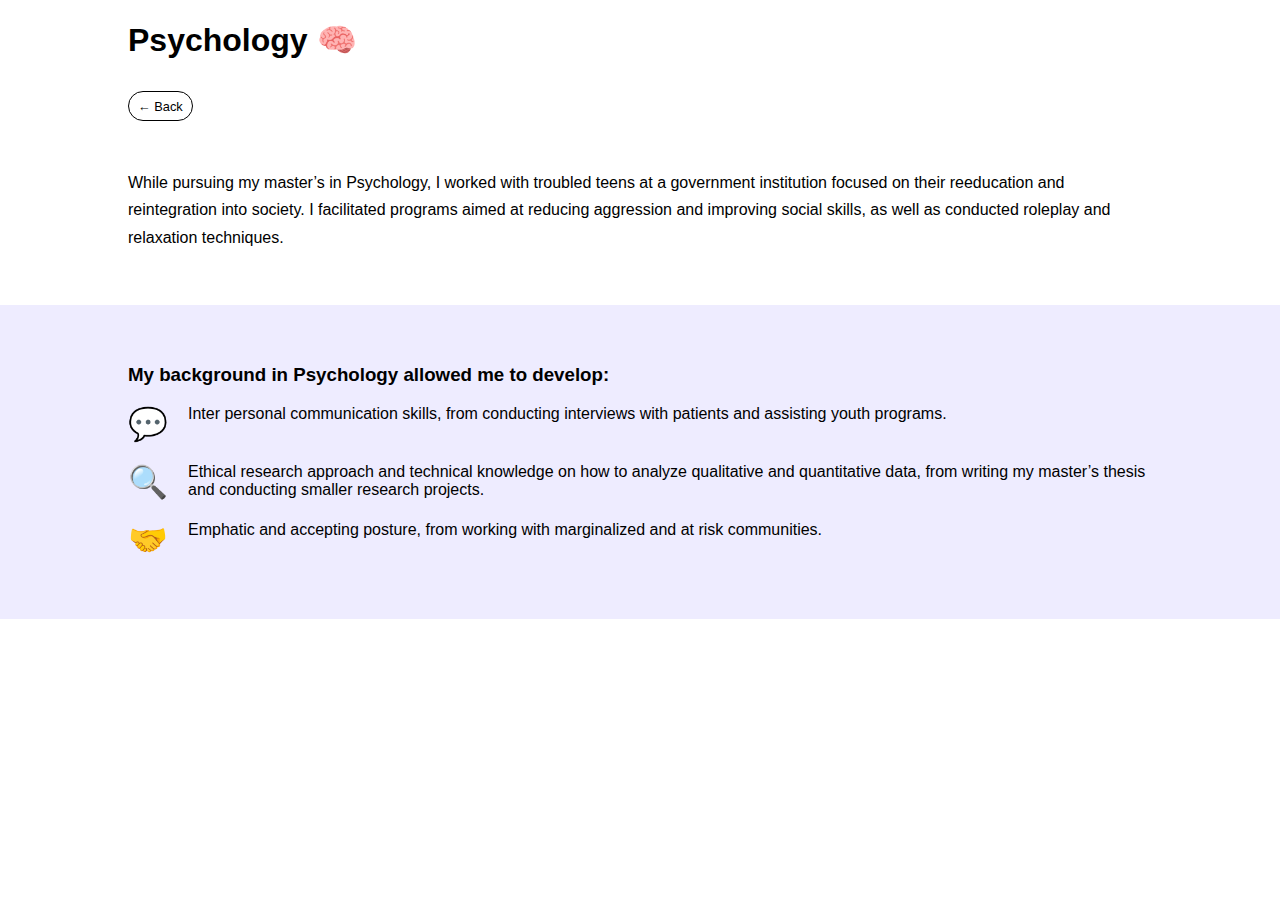
<file: psychology.html>
<!DOCTYPE html>
<html lang="en">
<head>
    <meta charset="UTF-8">
    <meta name="viewport" content="width=device-width, initial-scale=1.0">
    <title>Psychology</title>
    <link rel="stylesheet" href="styles.css">
</head>
<body>
    <div class="page-wrapper">
        <div class="container">
            <div class="top-section">
                <h1>Psychology 🧠</h1>
            </div>
            <div class="links">
                <a href="index.html">← Back</a>
            </div>
            <div class="content">
                <p>
                    While pursuing my master’s in Psychology, I worked with troubled teens at a government institution focused on their reeducation and reintegration into society. I facilitated programs aimed at reducing aggression and improving social skills, as well as conducted roleplay and relaxation techniques.
                </p>
            </div>
        </div>
        <div class="full-width-background">
            <div class="additional-content">
                <h3>My background in Psychology allowed me to develop: </h3>
                <div class="row">
                    <div class="emoji">💬</div>
                    <div class="text">Inter personal communication skills, from conducting interviews with patients and assisting youth programs.</div>
                </div>
                <div class="row">
                    <div class="emoji">🔍</div>
                    <div class="text">Ethical research approach and technical knowledge on how to analyze qualitative and quantitative data, from writing my master’s thesis and conducting smaller research projects.</div>
                </div>
                <div class="row">
                    <div class="emoji">🤝</div>
                    <div class="text">Emphatic and accepting posture, from working with marginalized and at risk communities.</div>
                </div>
            </div>
        </div>
    </div>
</body>
</html>
</file>
<file: styles.css>
body {
    font-family: 'Roboto', sans-serif;
    margin: 0;
    padding: 0;
    display: flex;
    justify-content: center;
    min-height: 100vh;
    background-color: #fff;
    padding-bottom: 20px;
}

ul {
    list-style-type: disc;
    margin: 0;
    padding: 0 0 0 20px; /* Add left padding to offset the bullets */
}

ul li {
    margin-bottom: 15px; /* Increase the gap between list items */
    line-height: 1.7em;
}

body p{
    line-height: 1.7em;
}

h3{
    color: black;
    text-decoration: none;
    
}

.container {
    width: 80%;
    max-width: 1200px;
    border-radius: 8px;
    margin-bottom: 3vw;
}

.top-section {
    display: flex;
    flex-wrap: wrap; /* Enable wrapping */
}

.left-part {
    flex: 1;
    display: flex;
    justify-content: center;
    align-items: center;
    padding: 20px;
}

.left-part img {
    height: auto;
    border-radius: 50%;
    max-width: 230px; /* Smaller size for profile image */
}

.right-part {
    flex: 2;
    padding: 20px;
    display: flex;
    flex-direction: column; 
}

.right-part h1 {
    margin-top: 0;
    margin-bottom: 0;
}

.right-part p {
    margin-bottom: 20px;
    margin-right: 20px;
}



.links{
    margin-top: 0.8vw;
}

.links a {
    display: inline-block;
    margin-right: 10px;
    margin-bottom: 10px;
    padding: 0.5em 0.7em;
    text-decoration: none;
    color: black;
    border: 1px solid black;
    font-size: 0.8em;
    border-radius: 25px;
}

.links a:hover {
    background-color: black;
    color: white;
}

.bottom-section {
    padding: 20px;
    margin-top: 2vw;
}

.bottom-section h2 {
    margin-top: 0;
    margin-bottom: 20px;
    font-size: 1.5em;
}

.projects-grid {
    display: flex;
    flex-direction: column; /* Stack projects vertically */
    gap: 20px;
}

.project-card {
    border-radius: 8px;
    overflow: hidden;
    padding: 15px;
    text-align: center;
    flex: 1 1 100%; /* Full width for mobile */
    box-sizing: border-box;
    text-decoration: none;
}

.project-card img {
    max-width: 100%;
    min-width: 100%;
    height: auto;
}

.project-card h3 {
    margin: 15px 0;
    font-size: 1.2em;
}

.project-card button {
    padding: 10px 20px;
    border: none;
    border-radius: 25px;
    background-color: black;
    color: white;
    font-size: 0.8em;
    cursor: pointer;
}

.project-card button:hover {
    background-color: #333;
}

.project-info {
    display: flex;
    justify-content: space-between;
    align-items: center;
    margin-top: 20px;
}

.project-info h3 {
    margin: 0;
    font-size: 1.2em;
}

.project-info button {
    padding: 10px 20px;
    border: none;
    border-radius: 25px;
    background-color: black;
    color: white;
    font-size: 0.8em;
    cursor: pointer;
    margin-top: 0;
}

.project-info button:hover {
    background-color: #333;
}

@media (min-width: 768px) {
    .projects-grid {
        flex-direction: row; /* Row direction for larger screens */
        flex-wrap: wrap;
    }

    .project-card {
        flex: 1 1 calc(50% - 20px); /* Adjusts the width to be 50% minus the gap */
        padding: 5px;
    }
}

@media (max-width: 768px) {

    .right-part {
        padding: 5px;
    }
    .right-part h1 {
        text-align: center;
    }
    .right-part p {
        margin-bottom: 15px;
    }
    .project-card {
        padding: 5px;
    }
    .bottom-section {
        padding: 5px;
        padding-top: 10px;
    }
}
.content {
    margin-top: 3vw; /* Adds more space above the text block */
}

.full-width-background {
    background-color: #EEECFF; /* Light purple background */
    width: 100%;
    padding: 20px 0;
    box-sizing: border-box;
    display: flex;
    justify-content: center;
}

.additional-content {
    width: 80%;
    max-width: 1200px;
    padding: 20px;
    border-radius: 8px;
    text-align: left; /* Align text to the left */
}

.additional-content h2 {
    text-align: center;
    margin-bottom: 20px;
}

.row {
    display: flex;
    margin-bottom: 20px;
}

.emoji {
    font-size: 2em;
    margin-right: 20px;
}

.text {
    font-size: 1em;
}
.page-wrapper {
    display: flex;
    flex-direction: column;
    align-items: center;
    width: 100%;
}

.illustrations-grid {
    display: flex;
    flex-wrap: wrap;
    gap: 25px;
    justify-content: center;
    margin-top: 50px;
    max-width: 920px;
}

.illustration-card {
    flex: 1 1 calc(50% - 20px); /* 2 images per row for larger screens */
    display: flex;
    justify-content: center;
    align-items: center;
}

.illustration-card img {
    max-width: 100%;
    height: auto;
}

@media (max-width: 768px) {
    .illustration-card {
        flex: 1 1 100%; /* 1 image per row for smaller screens */
    }
}

.about-me-content {
    display: flex;
    align-items: center;
    justify-content: center;
    margin-top: 3vw;
}

.image-container {
    flex: 1;
    display: flex;
    justify-content: center;
    overflow: hidden;
}

.image-container img {
    max-width: 100%;
    height: auto;
}

.text-container {
    flex: 1;
    padding: 20px;
}

.text-container h3 {
    margin-top: 0;
}

.text-container p {
    margin-bottom: 20px;
}

.about-me-content.reverse {
    flex-direction: row-reverse;
}

/* Media query for mobile devices */
@media (max-width: 600px) {
    .about-me-content {
        flex-direction: column;
    }
    
    .about-me-content.reverse {
        flex-direction: column;
    }
    
    .image-container, .text-container {
        flex: none;
        width: 100%;
    }
    
    .text-container {
        padding: 10px;
    }
    
    .image-container img {
        height: 400px; /* Adjust the height as needed */
        object-fit: cover; /* This will crop the image */
        object-position: top; /* Align the top of the image */
        width: 100%;
    }
}

.get-in-touch-content {
    display: flex;
    align-items: baseline; /* Aligns the text container to the baseline */
    justify-content: center;
    gap: 20px;
}

.text-container {
    flex: 1;
}

.form-container {
    flex: 1;
}

.form-group {
    margin-bottom: 15px;
}

.form-group label {
    display: block;
    margin-bottom: 5px;
    font-weight: bold;
}

.form-group input,
.form-group textarea {
    width: 100%;
    padding: 8px;
    box-sizing: border-box;
}

.form-group textarea {
    height: 150px; /* Increase the height of the message box */
}

.form-group button {
    padding: 10px 20px;
    border: none;
    border-radius: 25px;
    background-color: black;
    color: white;
    font-size: 0.8em;
    cursor: pointer;
}

.form-group button:hover {
    background-color: #333;
}

/* Media query for mobile devices */
@media (max-width: 768px) {
    .get-in-touch-content {
        flex-direction: column;
    }
    
    .text-container, .form-container {
        flex: none;
        width: 100%;
    }
}


.banner {
    width: 100%;
    background-color: #C7D6FF;
    display: flex;
    justify-content: center;
    align-items: center;
    box-sizing: border-box;
}

.banner img {
    width: 100%;
    height: auto;
    margin-top: 5vw;
    margin-bottom: 5vw;
}

.topbanner{
    max-width: 550px;
}

/* Add more space between sections */
.section {
    margin-top: 30px;
}

/* Style for the visit website button */
button {
    padding: 10px 20px;
    border: none;
    border-radius: 25px;
    background-color: black;
    color: white;
    font-size: 0.8em;
    cursor: pointer;
    display: block;
    margin-top: 15px;
}

button:hover {
    background-color: #333;
}

/* Add more spacing between bullet points */
.section ul {
    padding-left: 20px;
}

.section ul li {
    margin-bottom: 10px;
}

/* New banner content styles */
.banner-content {
    text-align: left;
    margin-top: 3vw;

}

.banner-content img {
    max-width: 750px;
    height: auto;
    display: block;
    margin: 30px auto; /* Center the image */
}


/* Style for personas within the banner */
.personas {
    display: flex;
    justify-content: space-between;
    margin-top: 15px;
}

.persona {
    flex: 1;
    margin-right: 15px;
}

.persona:last-child {
    margin-right: 0;
}

.persona img {
    max-width: 100%;
    height: auto;
    margin-bottom: 10px;
}

.persona p {
    margin: 15px 0;
}

.persona p:first-of-type {
    display: flex;
    align-items: baseline;
}

.persona p:first-of-type strong {
    margin-right: 5px;
    font-size: 1.2em;
}

/* Media query for mobile devices */
@media (max-width: 768px) {
    .personas {
        flex-direction: column;
    }

    .persona {
        margin-right: 0;
        margin-bottom: 15px;
    }

    .persona:last-child {
        margin-bottom: 0;
    }
    .topbanner{
        max-width: 70%;
    }

    .banner-content img {
        margin: 10px auto; /* Center the image */
    }

}


/* Style for the user need box */
.user-need-box {
    background-color: #F5F5F5;
    border-radius: 8px;
    text-align: center;
    margin-top: 40px;
    box-shadow: 0 7.55px 7.55px rgba(0, 0, 0, 0.25);  /* Add drop shadow */
    padding: 0; /* Remove padding */
}

.user-need-box h3 {
    padding-top: 20px; /* Add margin to h2 */
    padding-left: 20px;
    padding-right: 20px;
}

.user-need-box p {
    padding-bottom: 20px; /* Add margin to h2 */
    padding-left: 20px;
    padding-right: 20px; /* Add margin to paragraph */
}

.user-need-box hr {
    border: none;
    height: 1px;
    background-color: #CCCCCC;
}

.user-need-box ul {
    list-style-type: disc;
    text-align: left;
    margin: 20px; /* Add margin to ul */
    padding-bottom: 20px; /* Add margin to h2 */
    padding-left: 20px;
    padding-right: 20px; /* Add margin to paragraph */
}

.user-need-box li {
    margin-bottom: 10px; /* Add margin to list items */
}

.content img {
    max-width: 100%;
    height: auto;
    display: block;
    margin: 30px auto; /* Center the image */
}

.back-to-top {
    position: fixed;
    bottom: 20px;
    right: 20px;
    width: 50px;
    height: 50px;
    background-color: black;
    border-radius: 50%;
    display: flex;
    justify-content: center;
    align-items: center;
    cursor: pointer;
    box-shadow: 0 4px 8px rgba(0, 0, 0, 0.2);
    transition: background-color 0.3s, box-shadow 0.3s;
}

.back-to-top img {
    width: 20px;
    height: 20px;
}

.back-to-top:hover {
    background-color: #333;
    box-shadow: 0 4px 12px rgba(0, 0, 0, 0.3);
}

.banner-images {
    max-width: 800px;
    padding: 1vw;
}

.banner-images img {
    max-width: 24%;
    height: auto;
    flex: 1;
}

.image-grid {
    display: flex;
    flex-wrap: wrap;
    gap: 10px; /* Adjust gap as needed */
}

.image-grid img {
    flex: 1 1 calc(33.333% - 10px); /* Three images per row with gap adjustment */
    max-width: calc(33.333% - 10px);
    height: auto;
    border-radius: 8px;
}

@media (max-width: 600px) {
    .image-grid img {
        flex: 1 1 calc(50% - 10px); /* Two images per row with gap adjustment for mobile */
        max-width: calc(50% - 10px);
    }
    .banner-images{
        max-width: 80%;
    }
}
</file>
